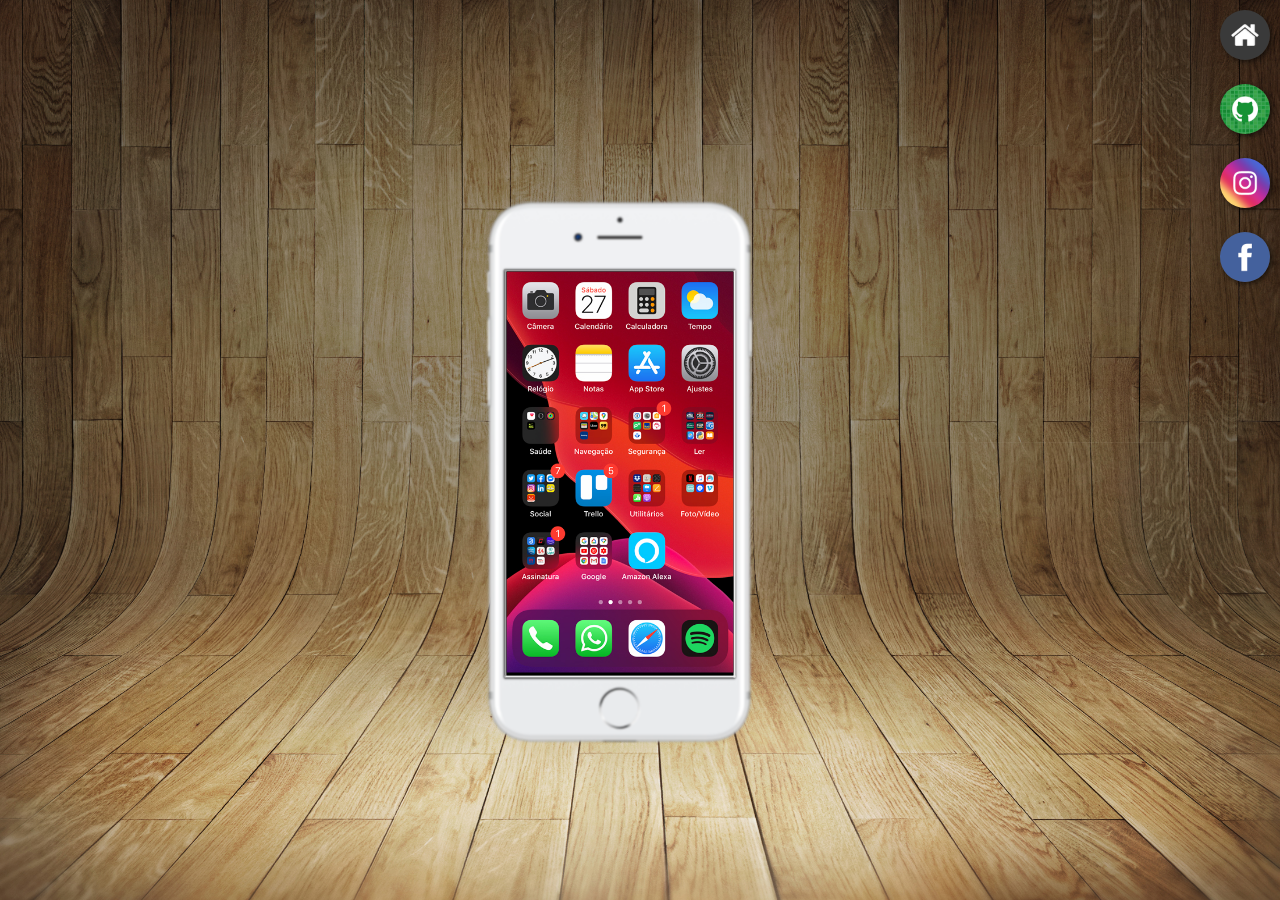
<file: index.html>
<!DOCTYPE html>
<html lang="pt-br">
<head>
    <meta charset="UTF-8">
    <meta name="viewport" content="width=device-width, initial-scale=1.0">
    <link rel="shortcut icon" href="favicon.ico" type="image/x-icon">
    <link rel="stylesheet" href="estilo/style.css">
    <title>Projeto Redes Sociais</title>
</head>
<body>
    <main>
        <section id="telefone">
           <iframe src="home.html" name="tela" id="tela">
            Seu navegador não é compatível com isso.
           </iframe>
        </section>
        <section id="redes-sociais">
           <a href="home.html" target="tela"><img src="imagens/logo-home.jpg" alt="Home"></a><br>
           <a href="github.html" target="tela"><img src="imagens/logo-github.jpg" alt="GitHub"></a><br>
           <a href="instagram.html" target="tela"><img src="imagens/logo-instagram.jpg" alt="Instagram"></a><br>
           <a href="facebook.html" target="tela"><img src="imagens/logo-facebook.jpg" alt="Facebook"></a>
        </section>
    </main>
</body>
</html>
</file>
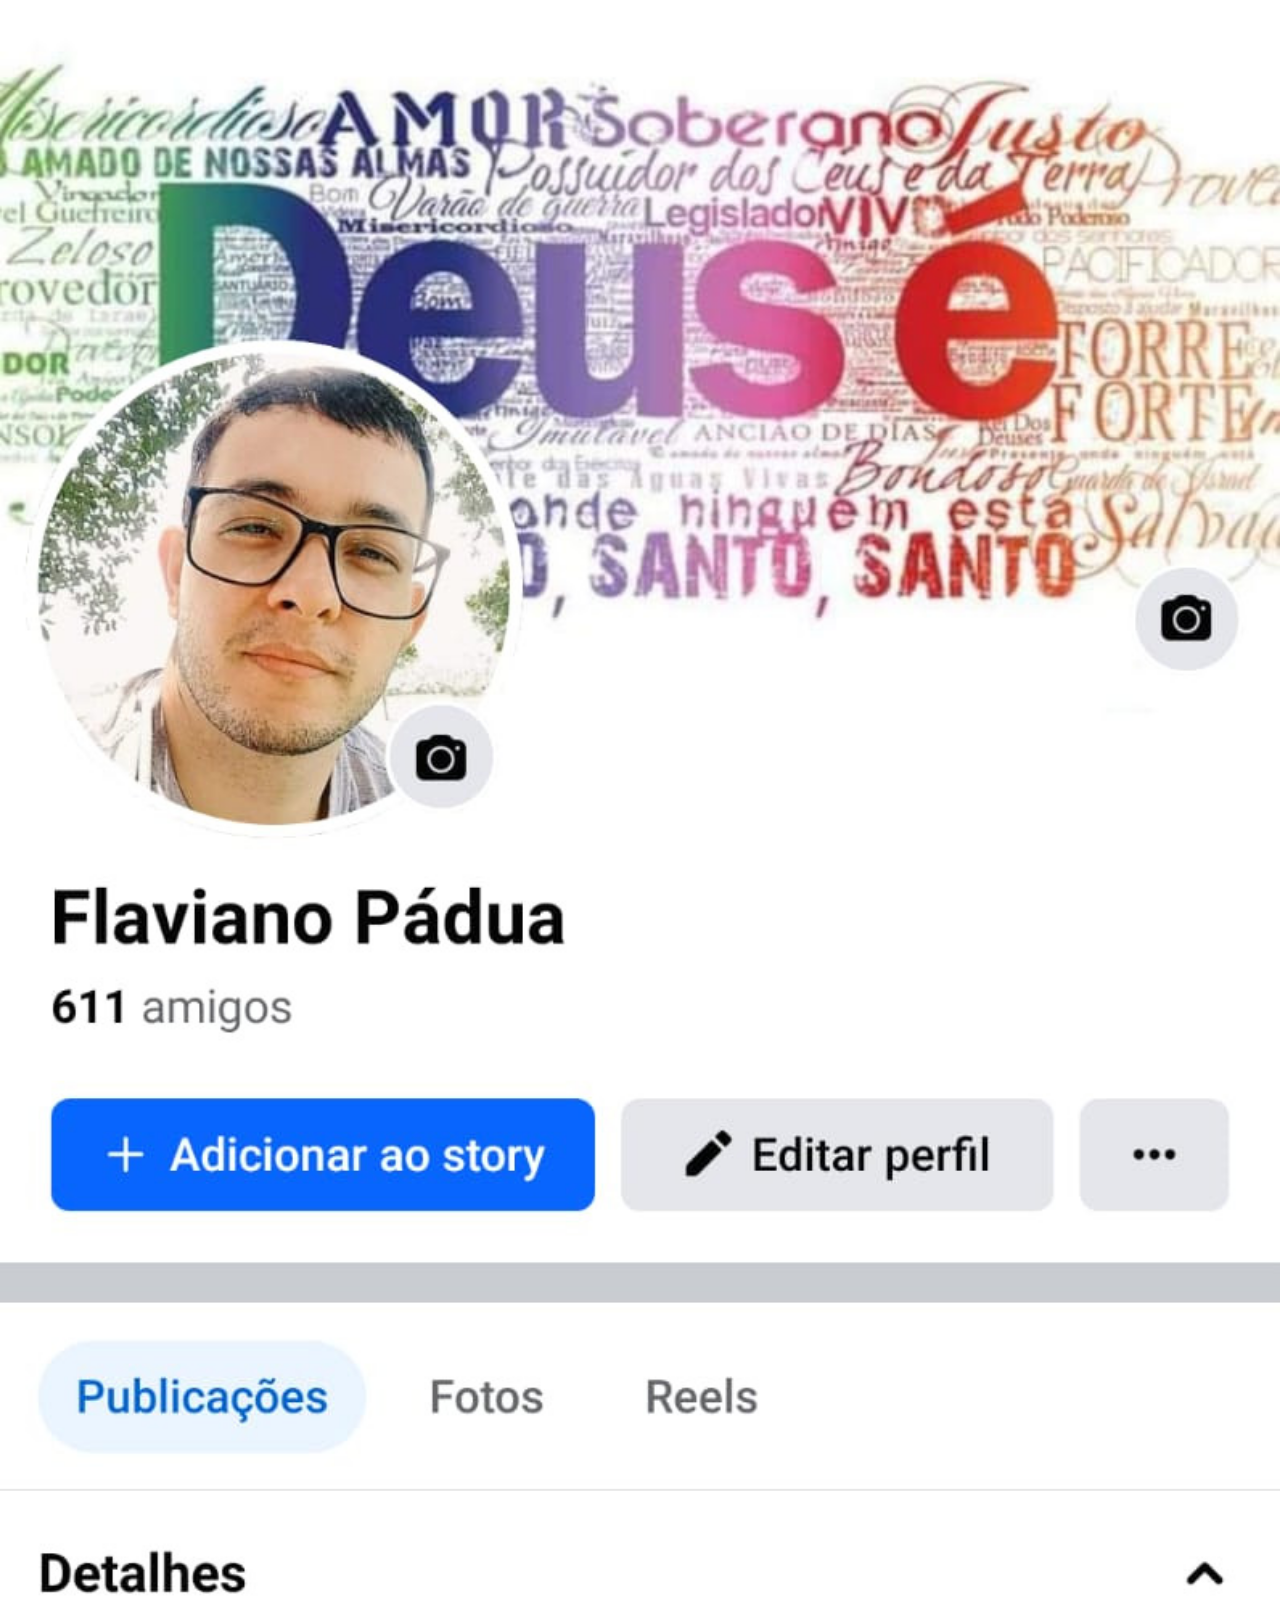
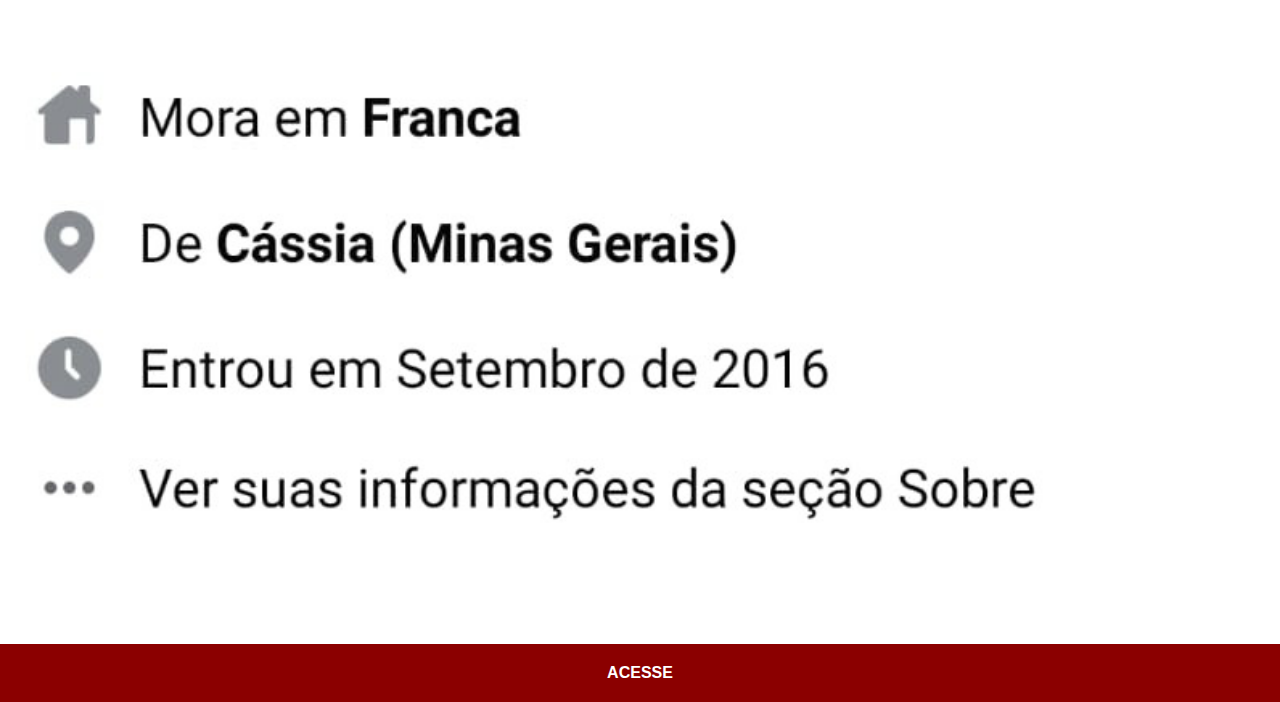
<file: facebook.html>
<!DOCTYPE html>
<html lang="pt-br">
<head>
    <meta charset="UTF-8">
    <meta name="viewport" content="width=device-width, initial-scale=1.0">
    <title>Facebook</title>
    <link rel="stylesheet" href="estilos/social.css">
</head>
<body>
    <img src="imagens/tela-facebook.jpeg" alt="Facebook">
    <a href="https://www.facebook.com/flaviano.padua/" target="_blank">ACESSE</a>
</body>
</html>
</file>
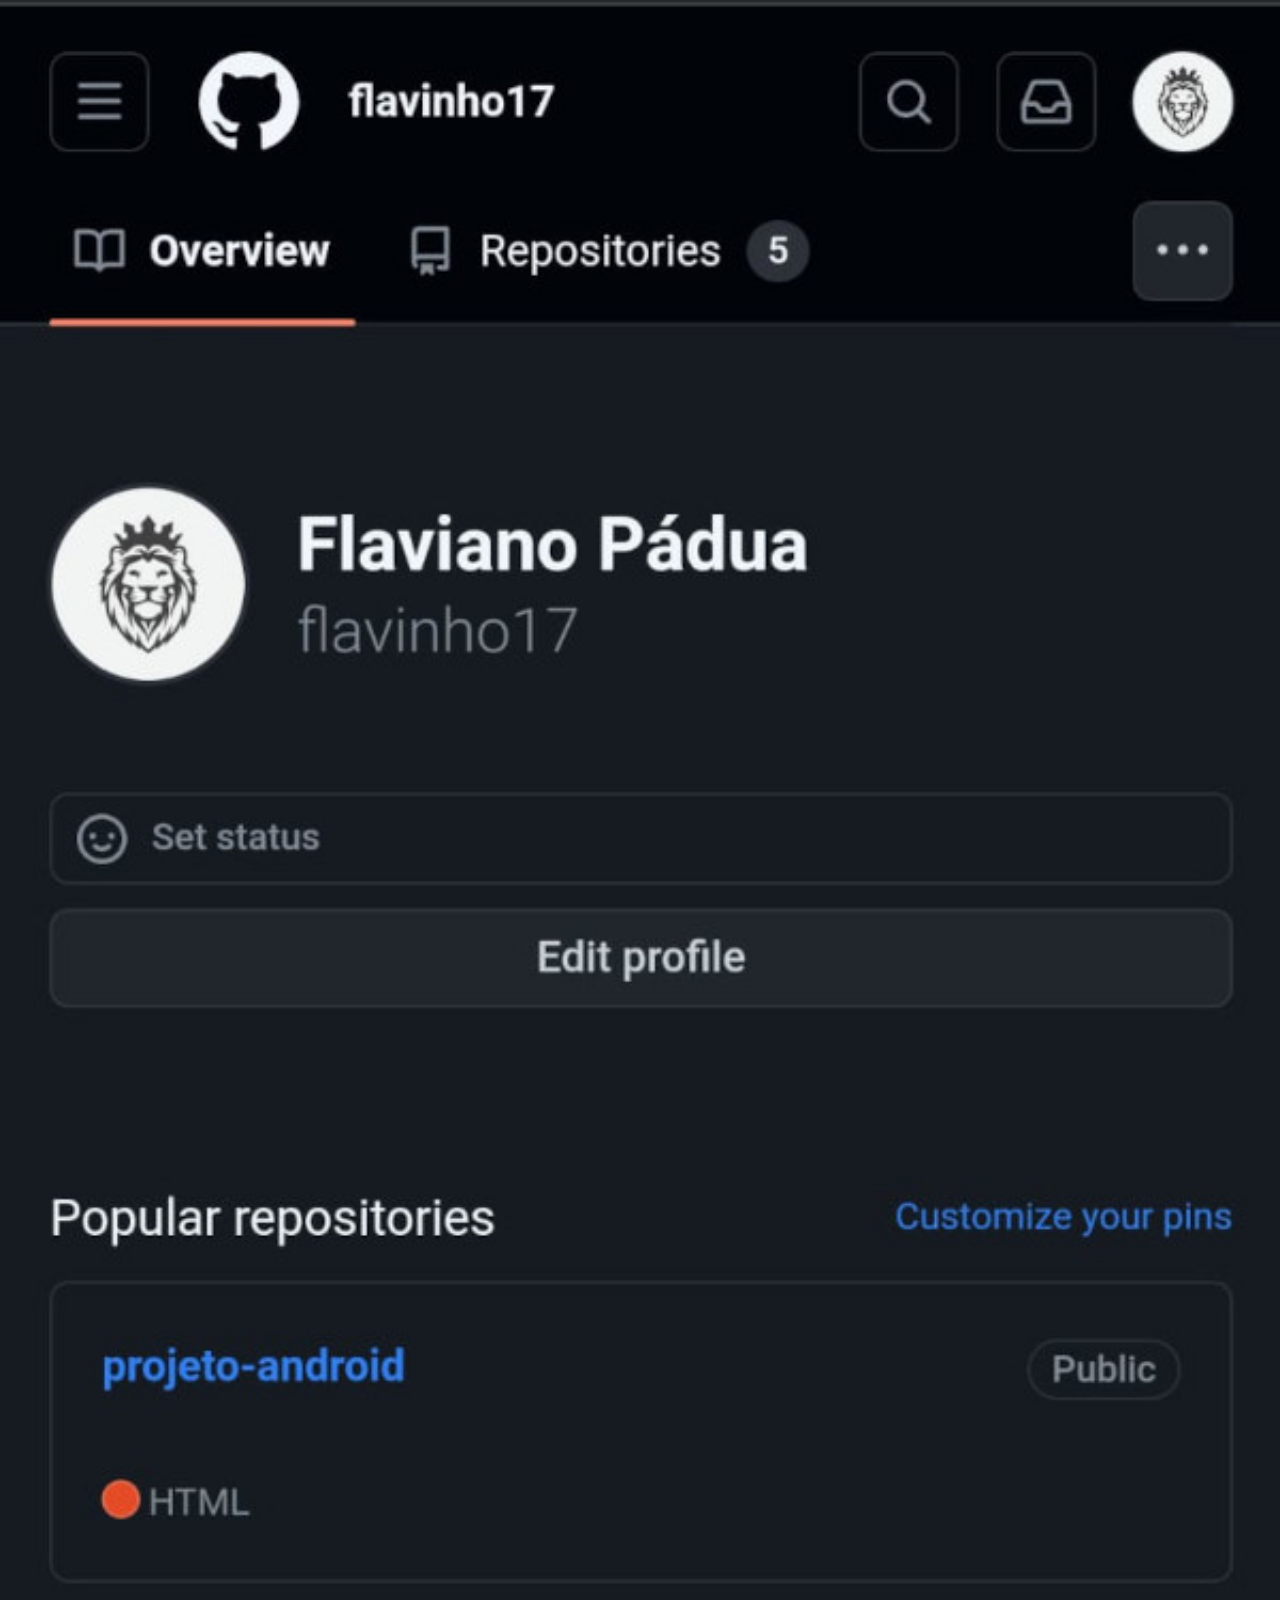
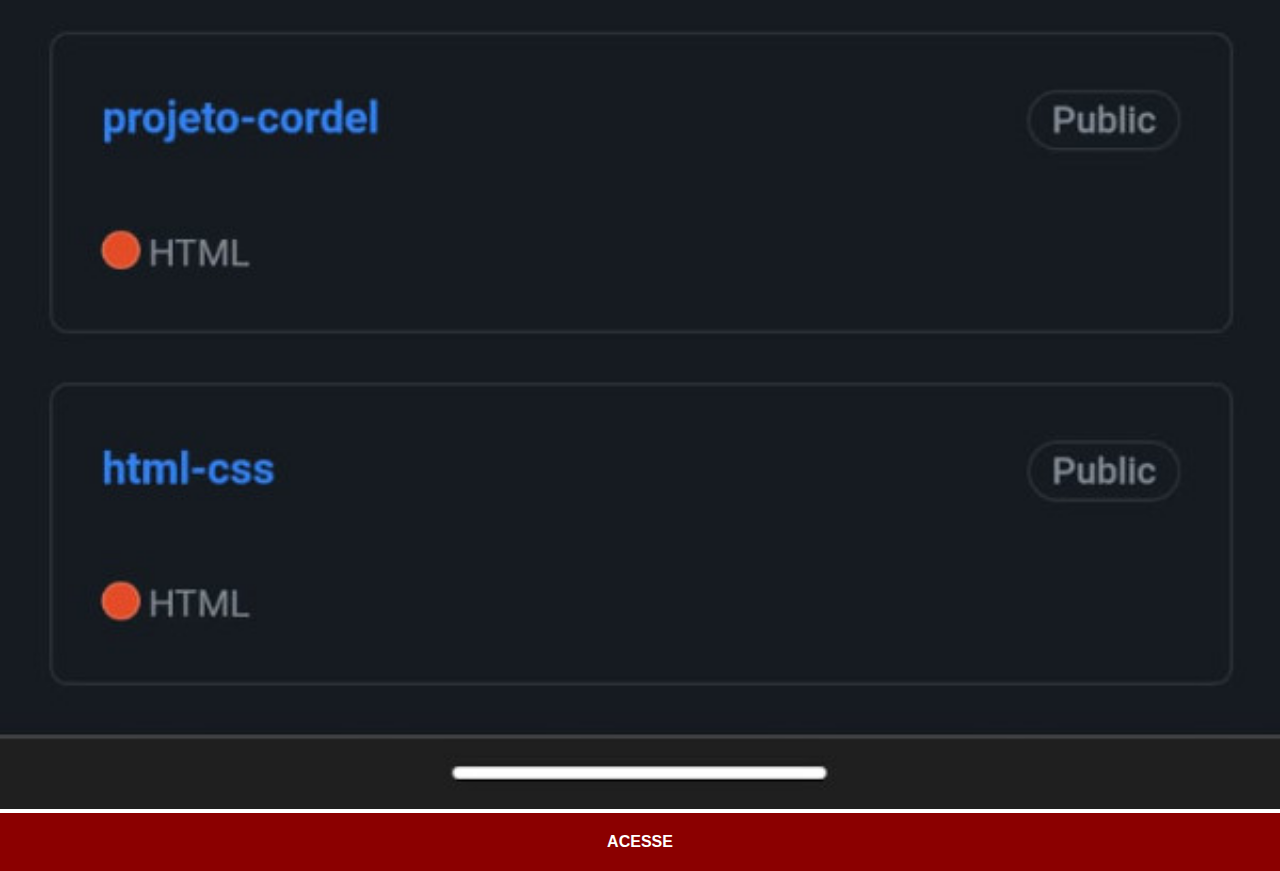
<file: github.html>
<!DOCTYPE html>
<html lang="pt-br">
<head>
    <meta charset="UTF-8">
    <meta name="viewport" content="width=device-width, initial-scale=1.0">
    <title>GitHub</title>
    <link rel="stylesheet" href="estilos/social.css">
</head>
<body>
    <img src="imagens/tela-github.jpg" alt="GitHub">
    <a href="https://github.com/flavinho17" target="_blank">ACESSE</a>
</body>
</html>
</file>
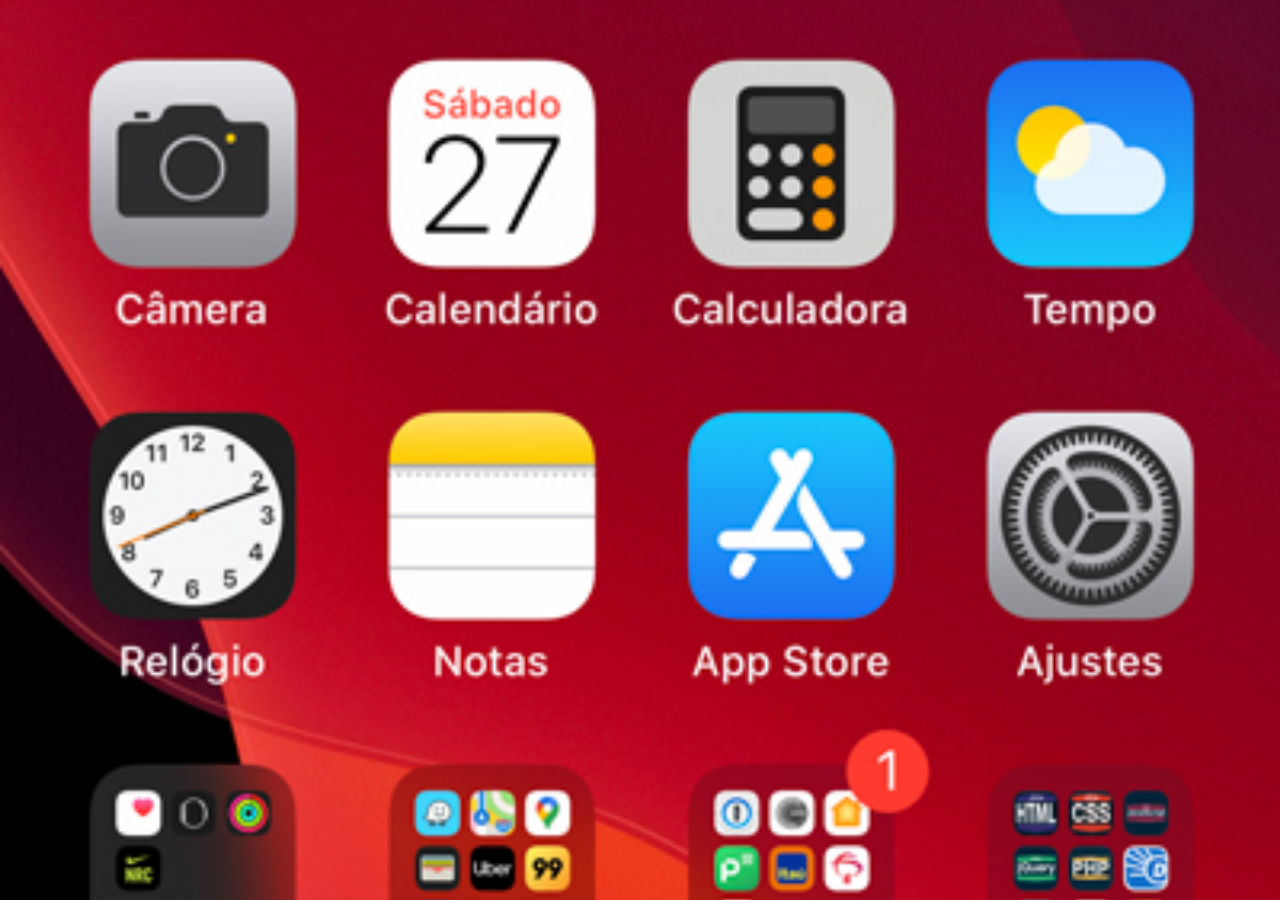
<file: home.html>
<!DOCTYPE html>
<html lang="pt-br">
<head>
    <meta charset="UTF-8">
    <meta name="viewport" content="width=device-width, initial-scale=1.0">
    <title>Home</title>
</head>
<style>
    * {
        margin: 0px;
        padding: 0px;
    }

    body {
        width: 100vw;
        height: 100hw;
        background: black url('imagens/tela-home.jpg') no-repeat top center;
        background-size: cover;
    }
</style>
<body>
    
</body>
</html>
</file>
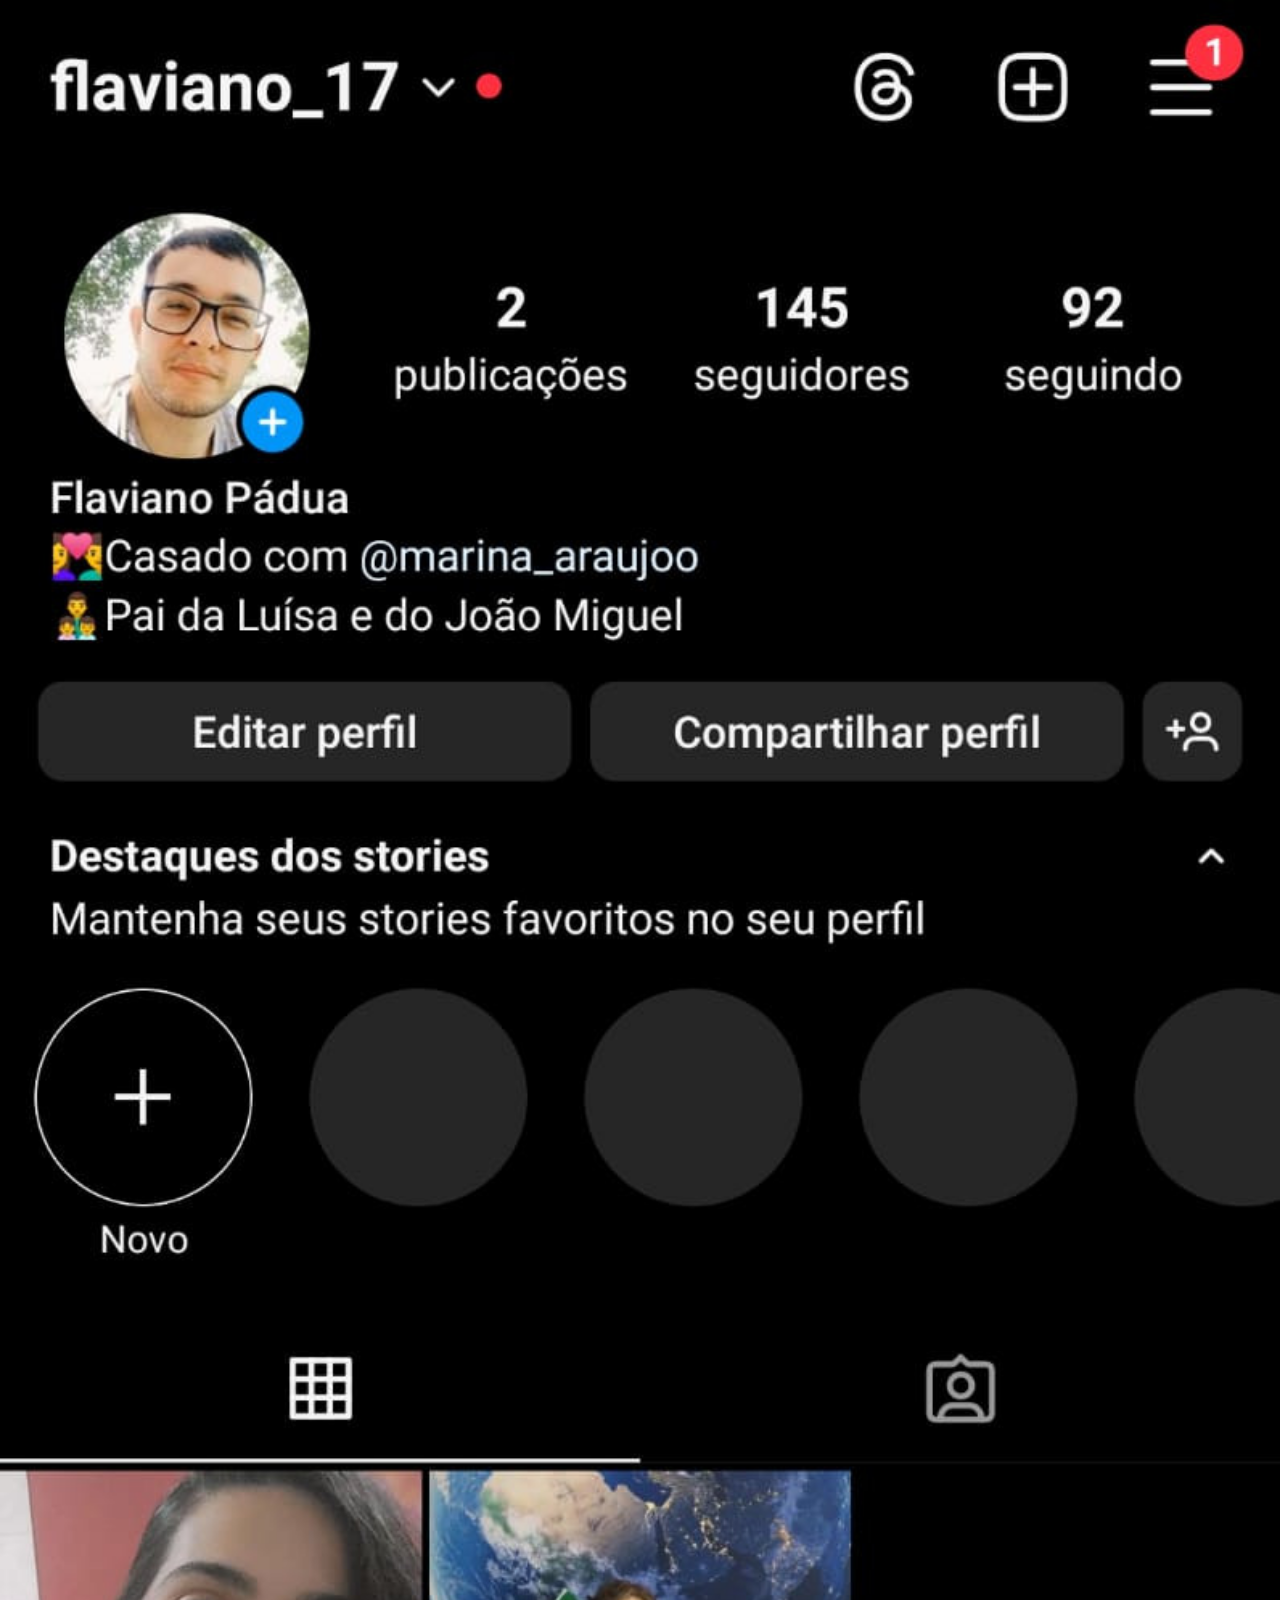
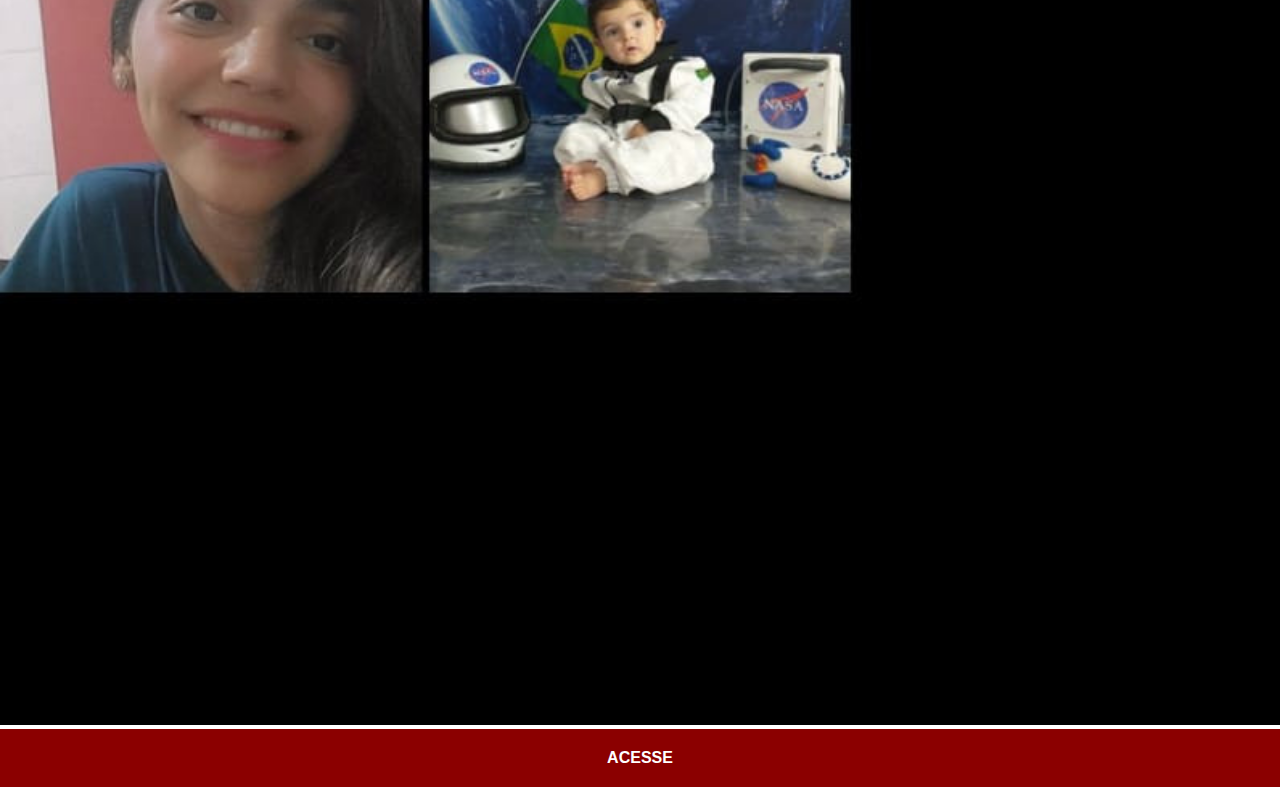
<file: instagram.html>
<!DOCTYPE html>
<html lang="pt-br">
<head>
    <meta charset="UTF-8">
    <meta name="viewport" content="width=device-width, initial-scale=1.0">
    <title>Instagram</title>
    <link rel="stylesheet" href="estilos/social.css">
</head>
<body>
    <img src="imagens/tela-instagram.jpg" alt="Instagram">
    <a href="https://www.instagram.com/flaviano_17/" target="_blank">ACESSE</a>
</body>
</html>
</file>
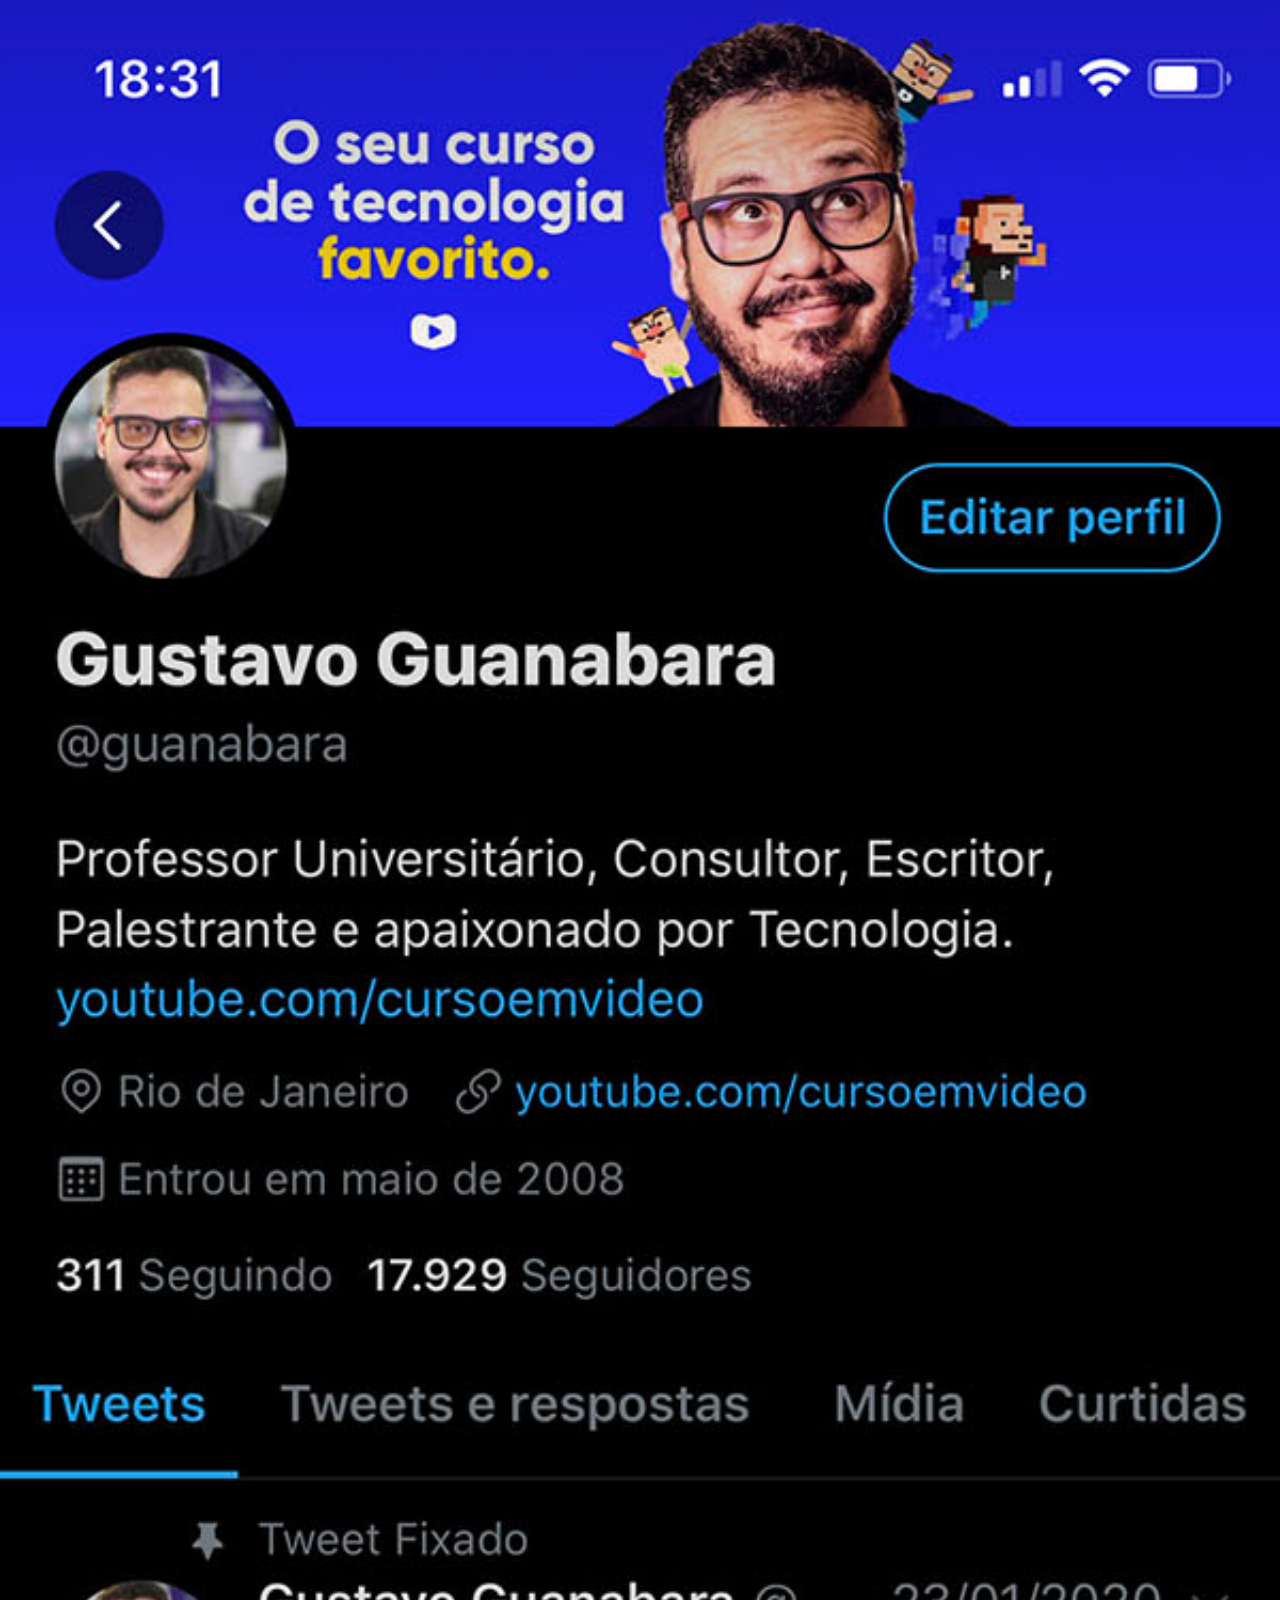
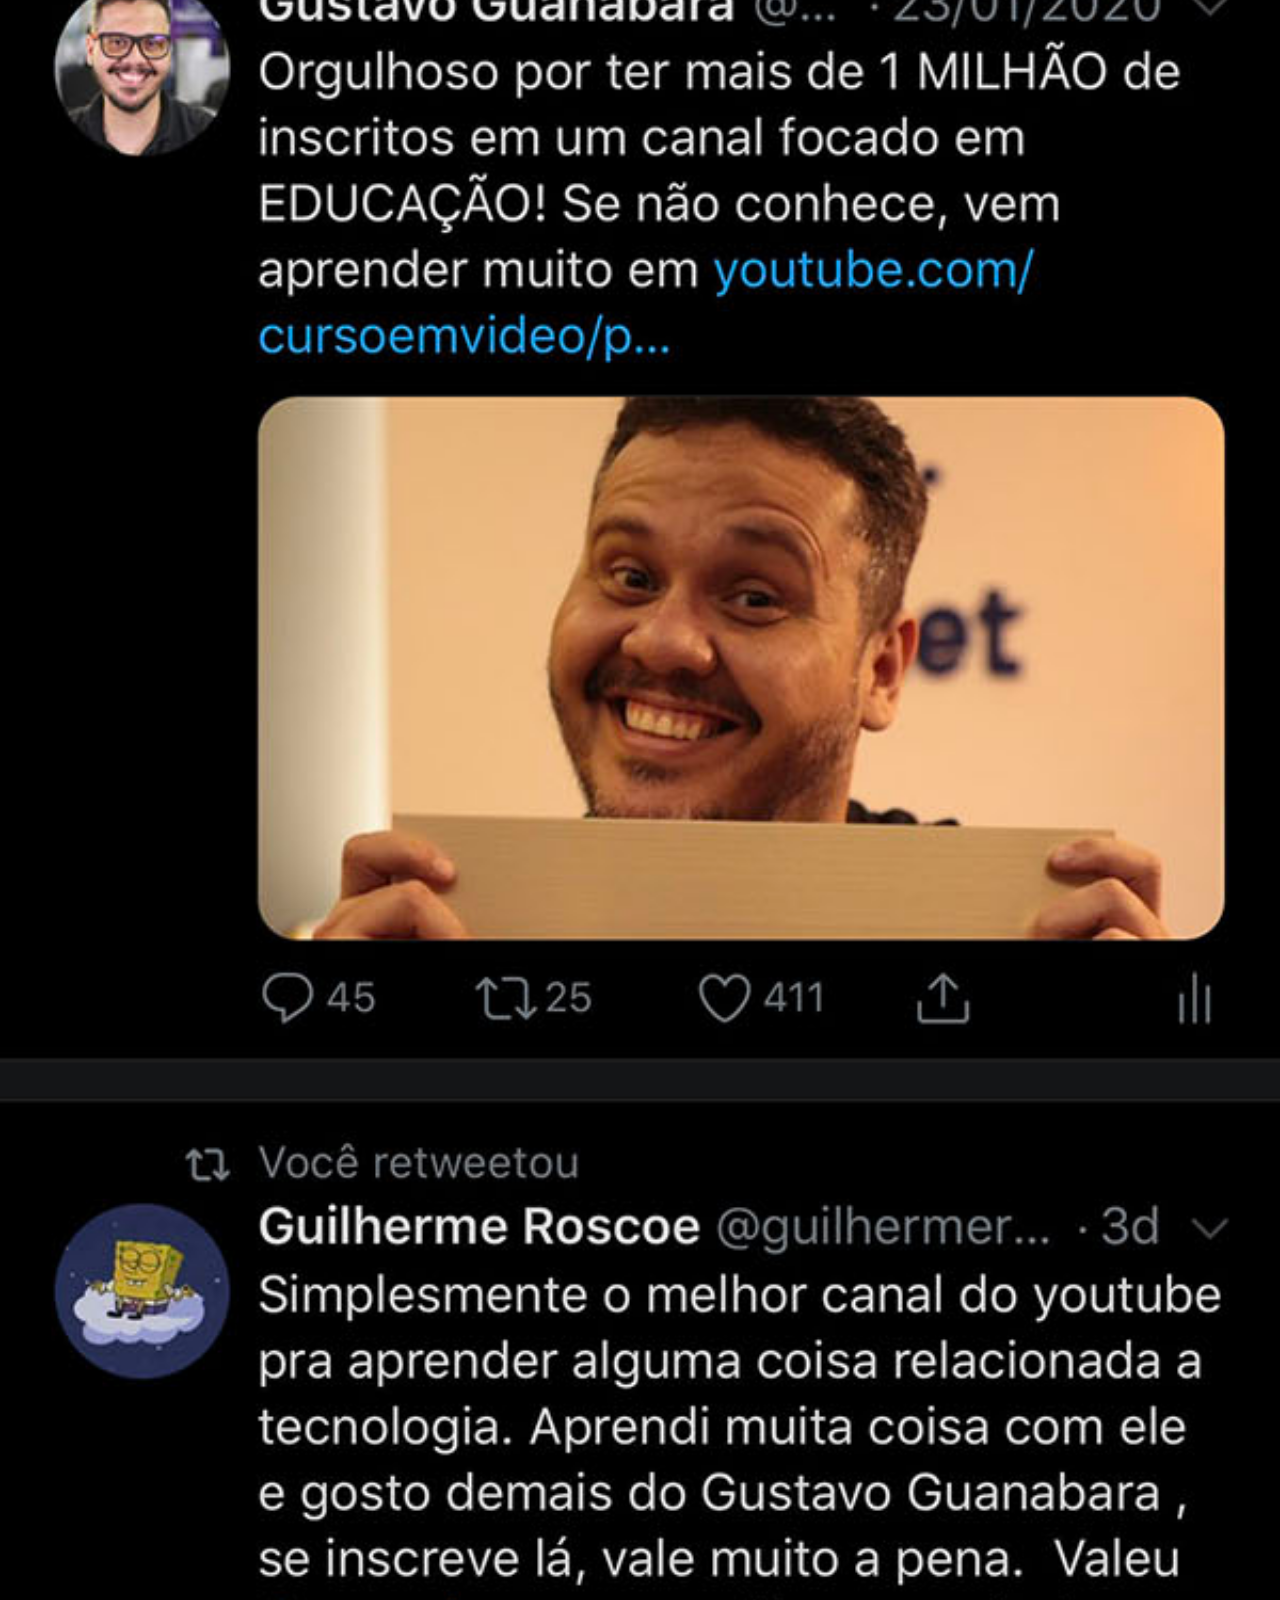
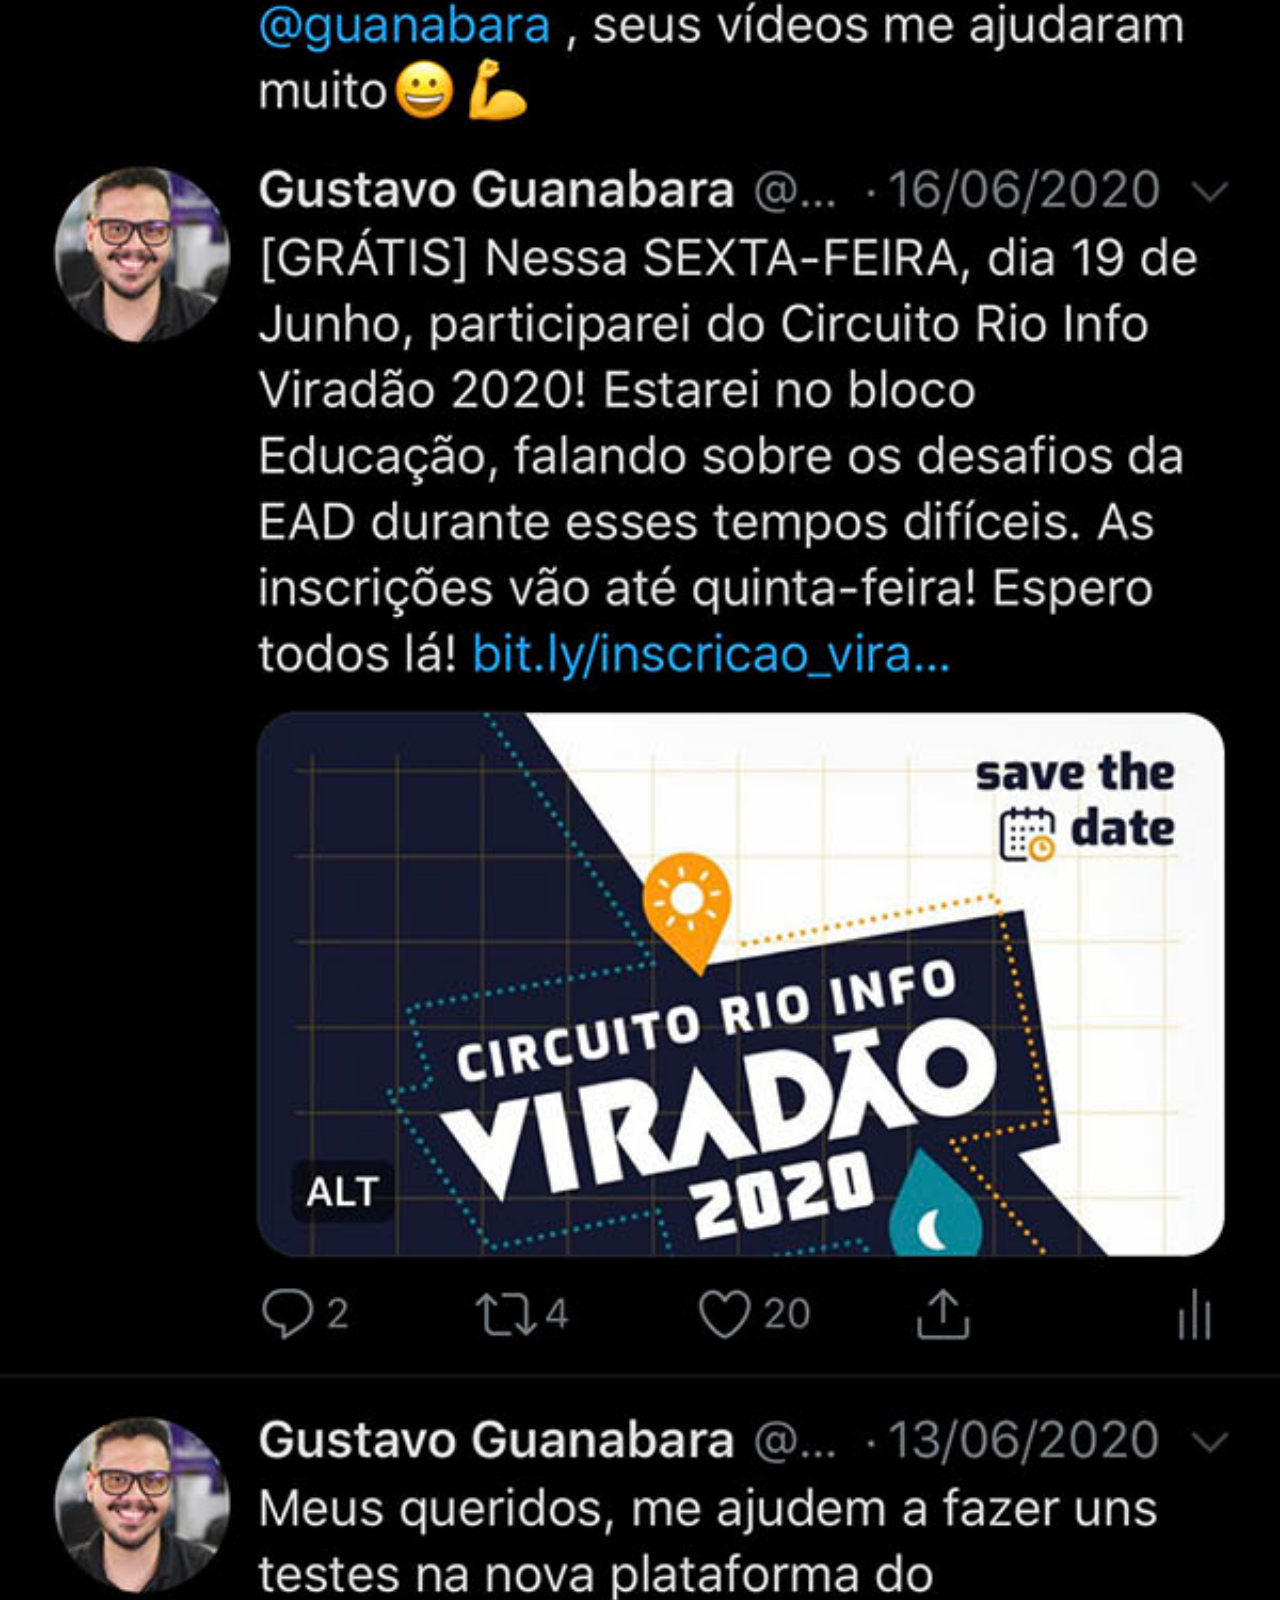
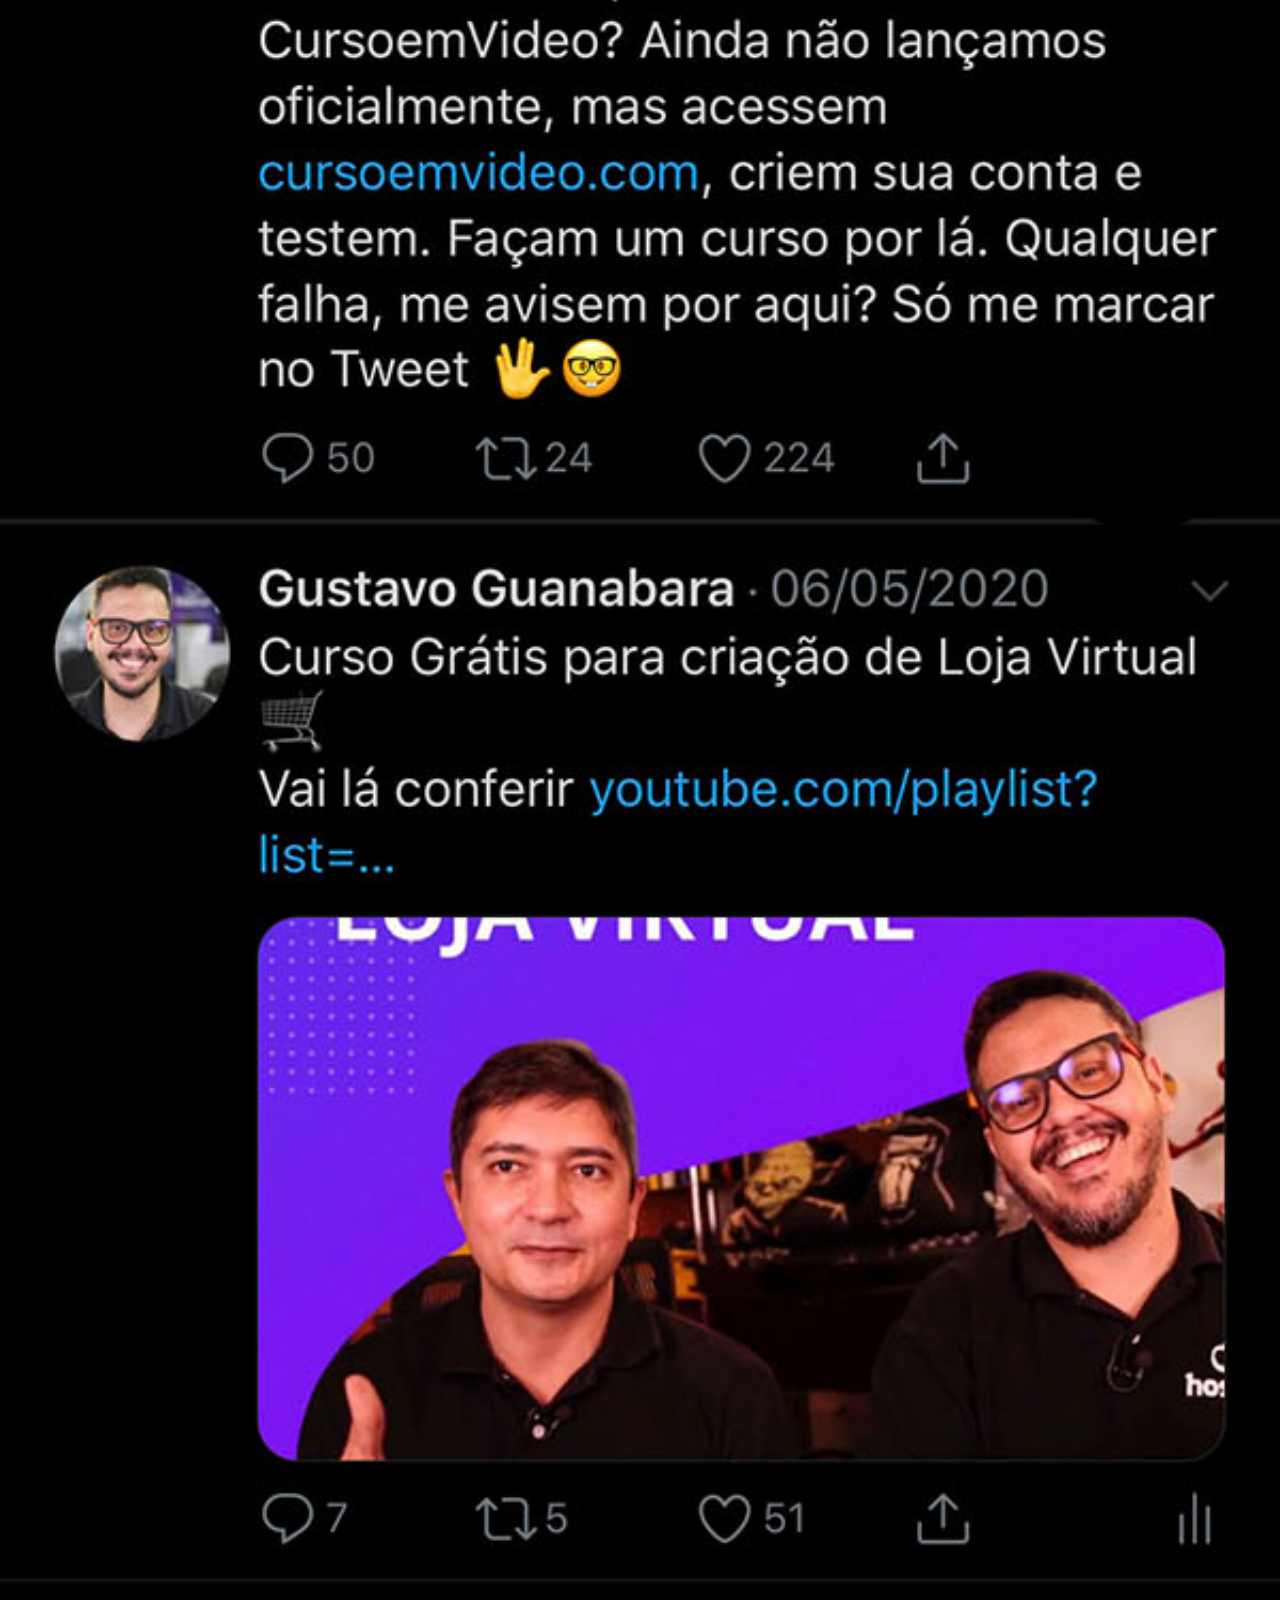
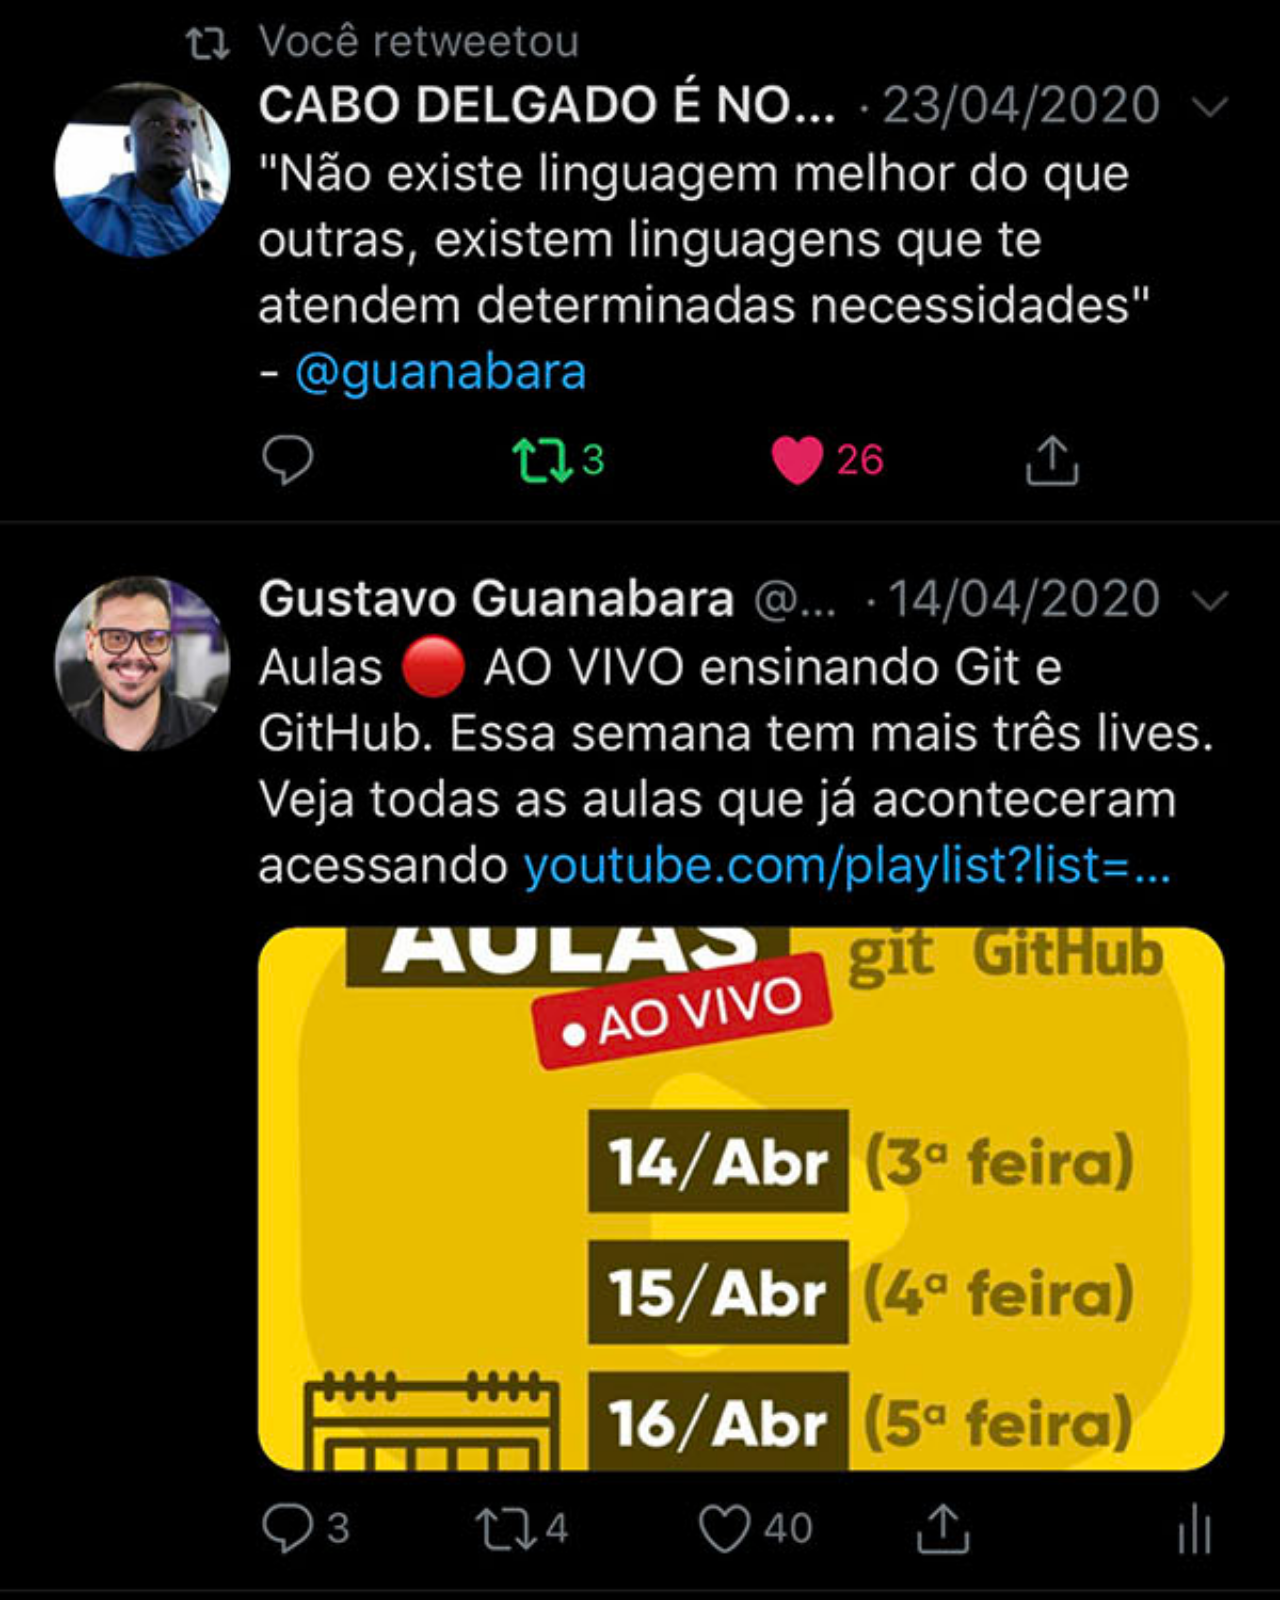
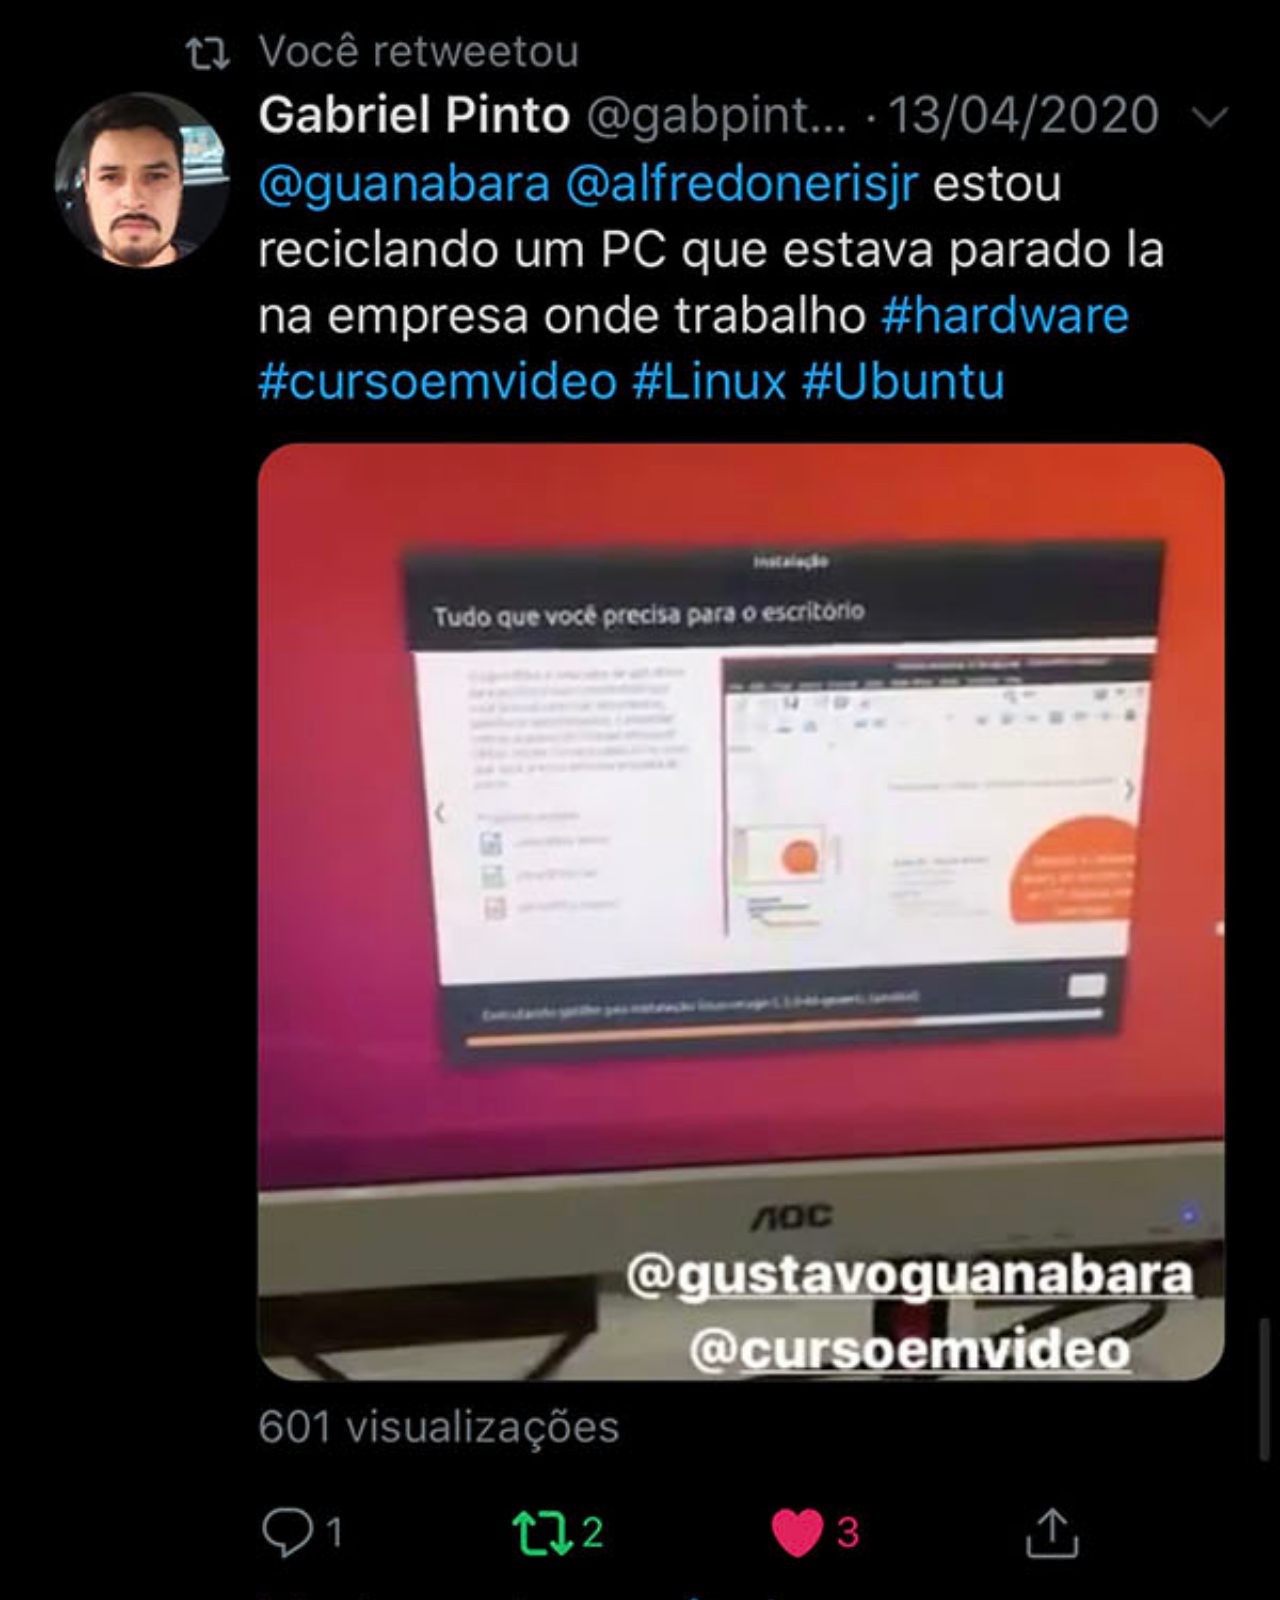
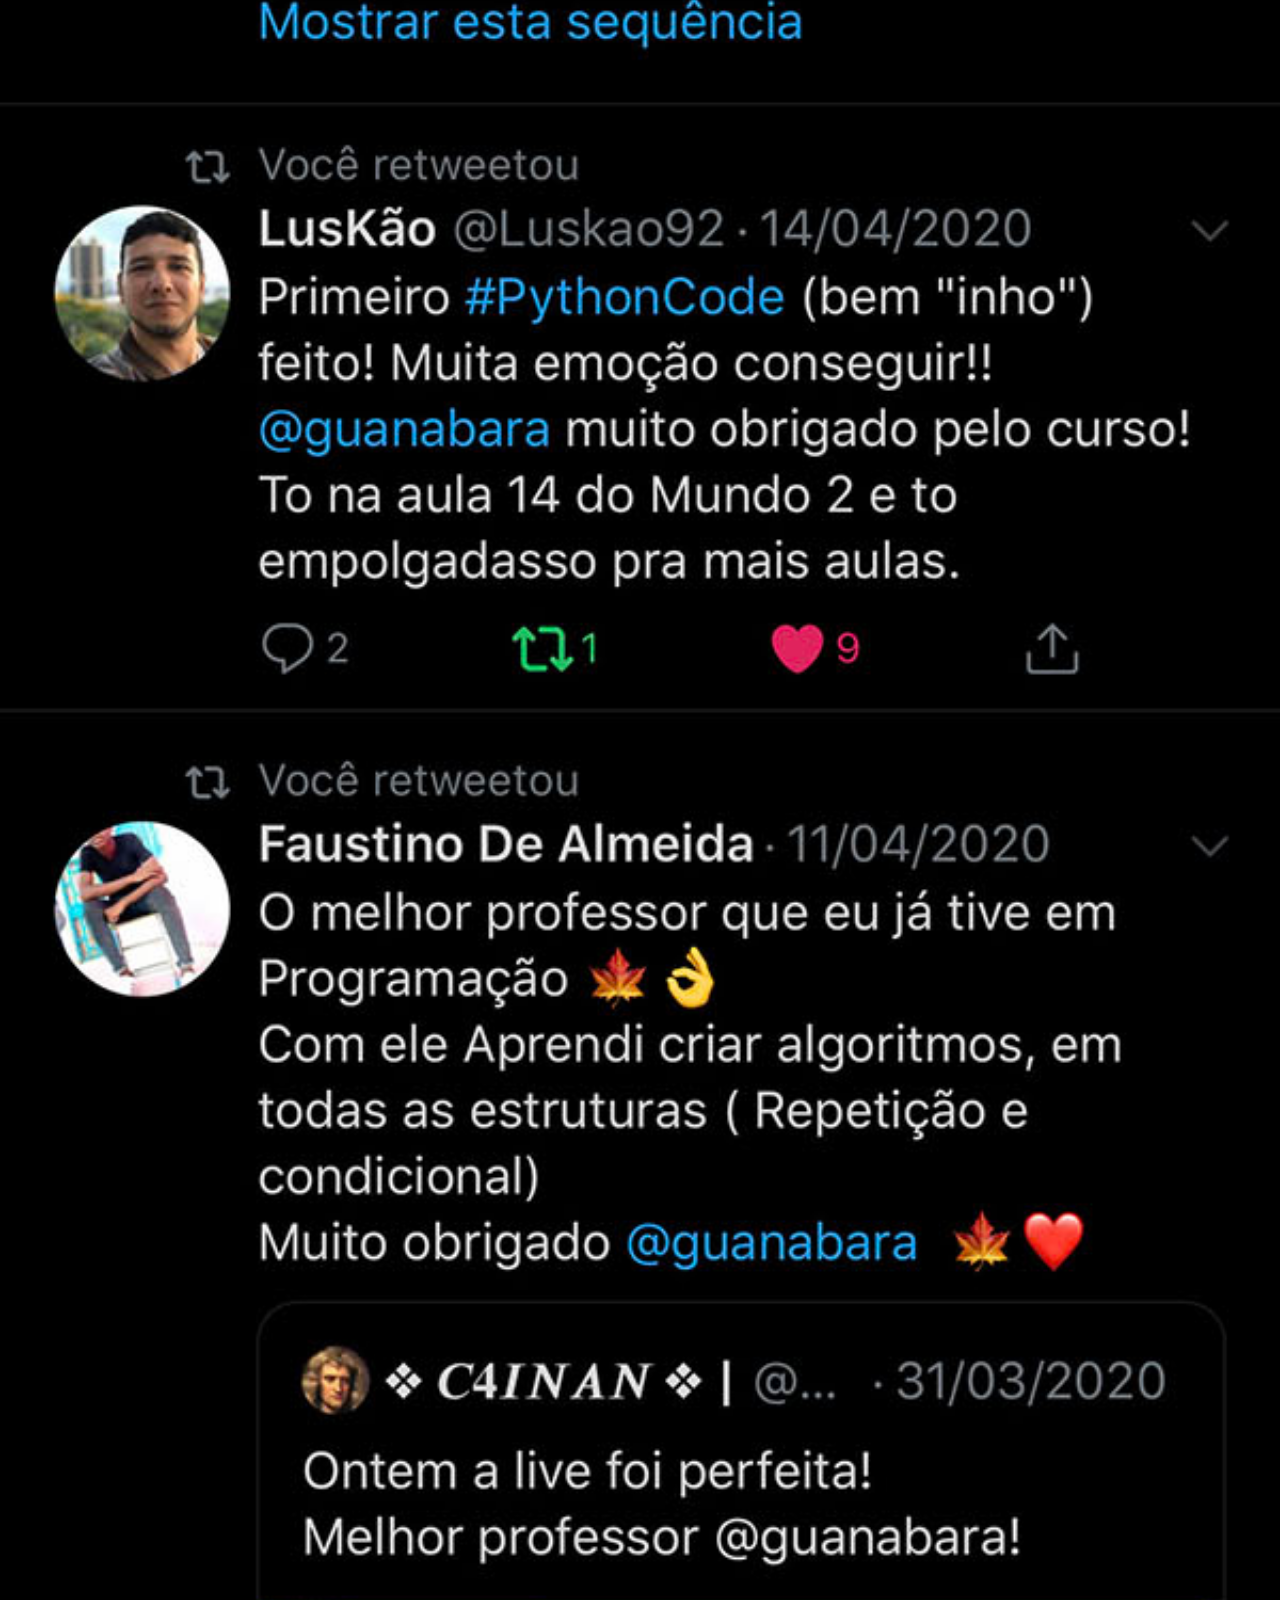
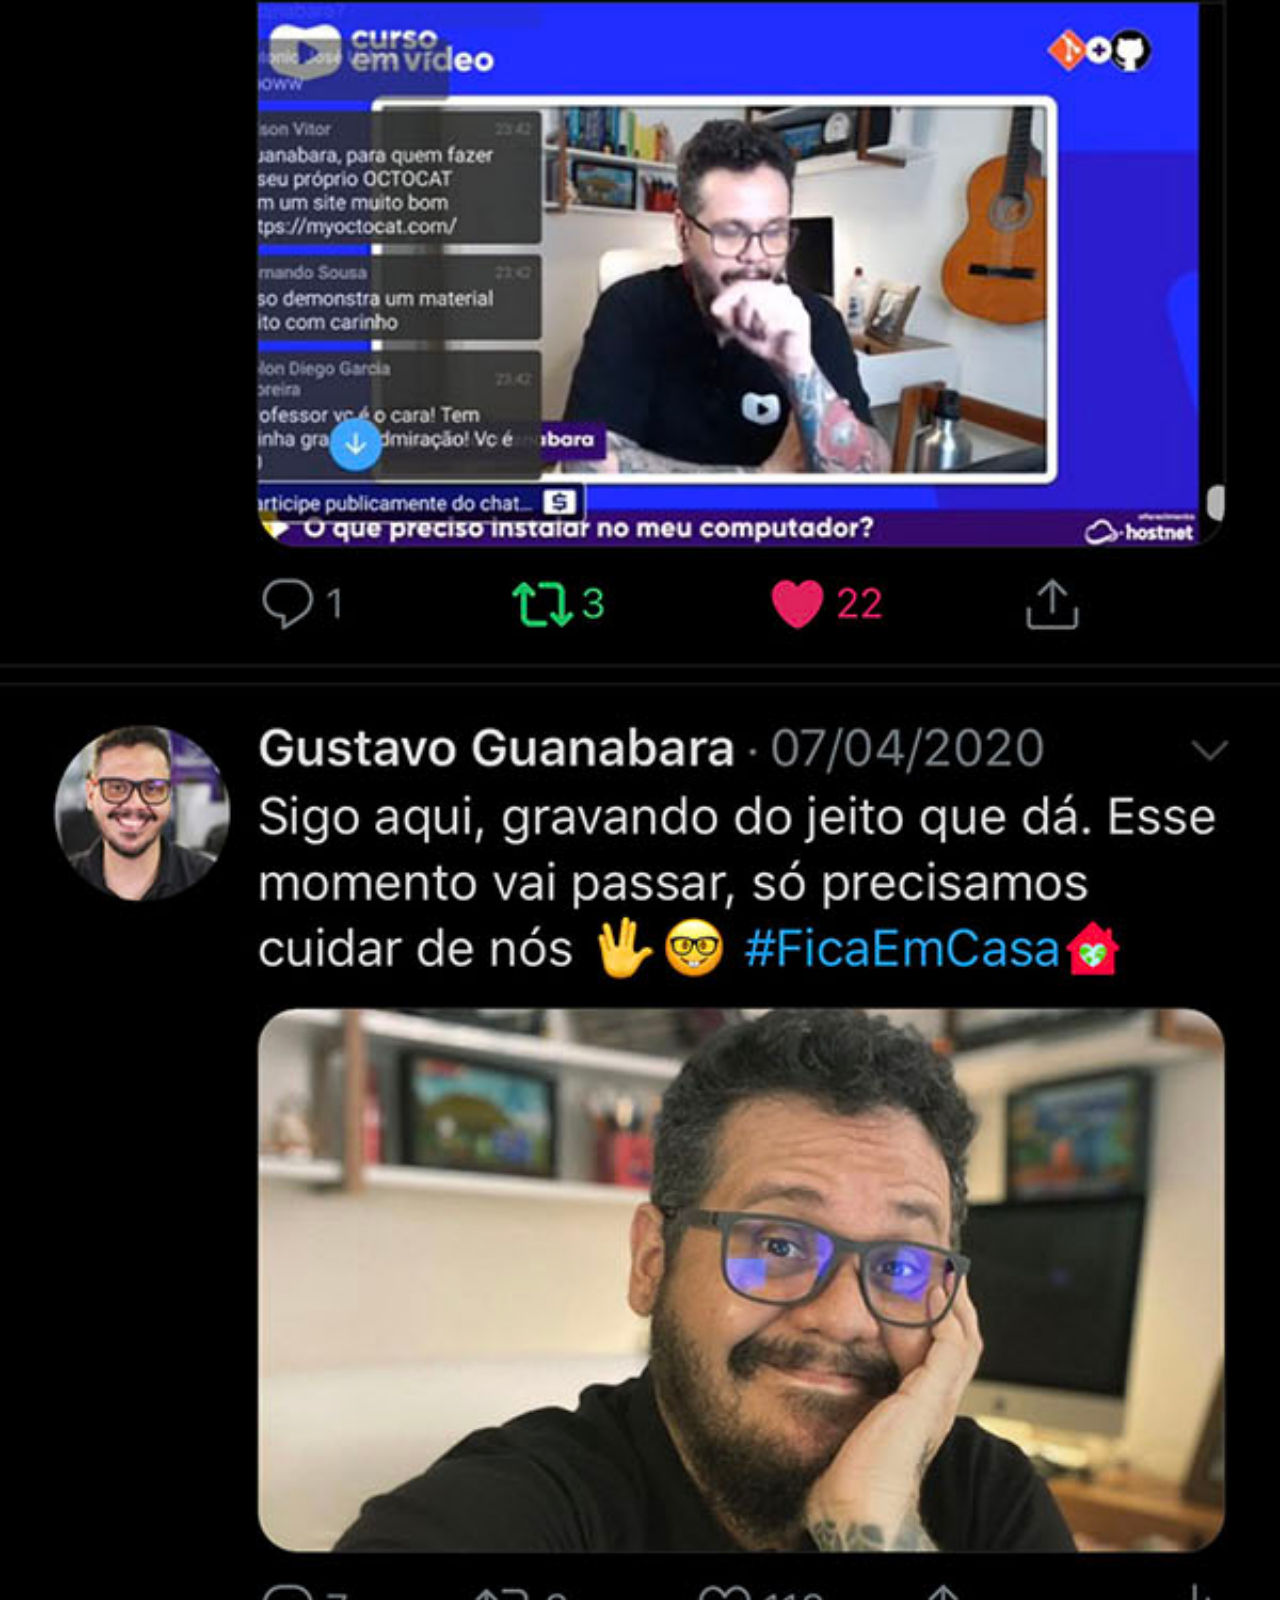
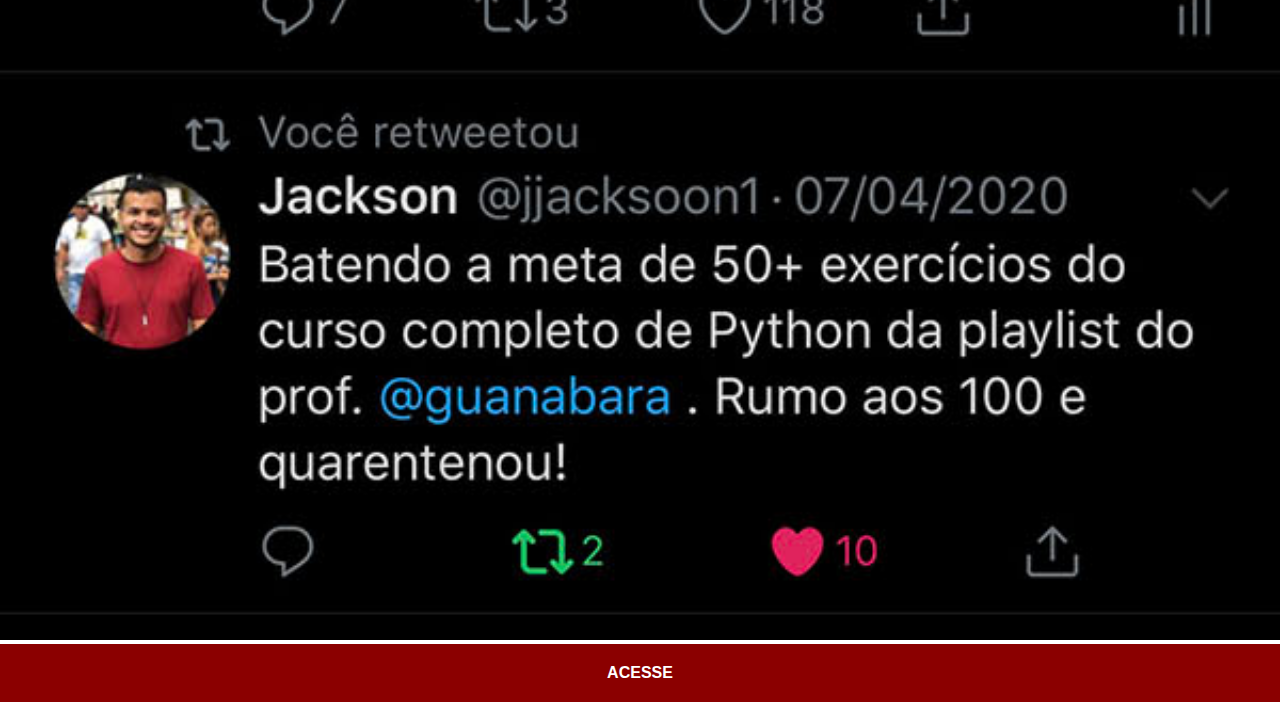
<file: twitter.html>
<!DOCTYPE html>
<html lang="pt-br">
<head>
    <meta charset="UTF-8">
    <meta name="viewport" content="width=device-width, initial-scale=1.0">
    <title>Twitter</title>
    <link rel="stylesheet" href="estilos/social.css">
</head>
<body>
    <img src="imagens/tela-twitter.jpg" alt="Twitter">
    <a href="https://canaltech.com.br/empresa/twitter/" target="_blank">ACESSE</a>
</body>
</html>
</file>
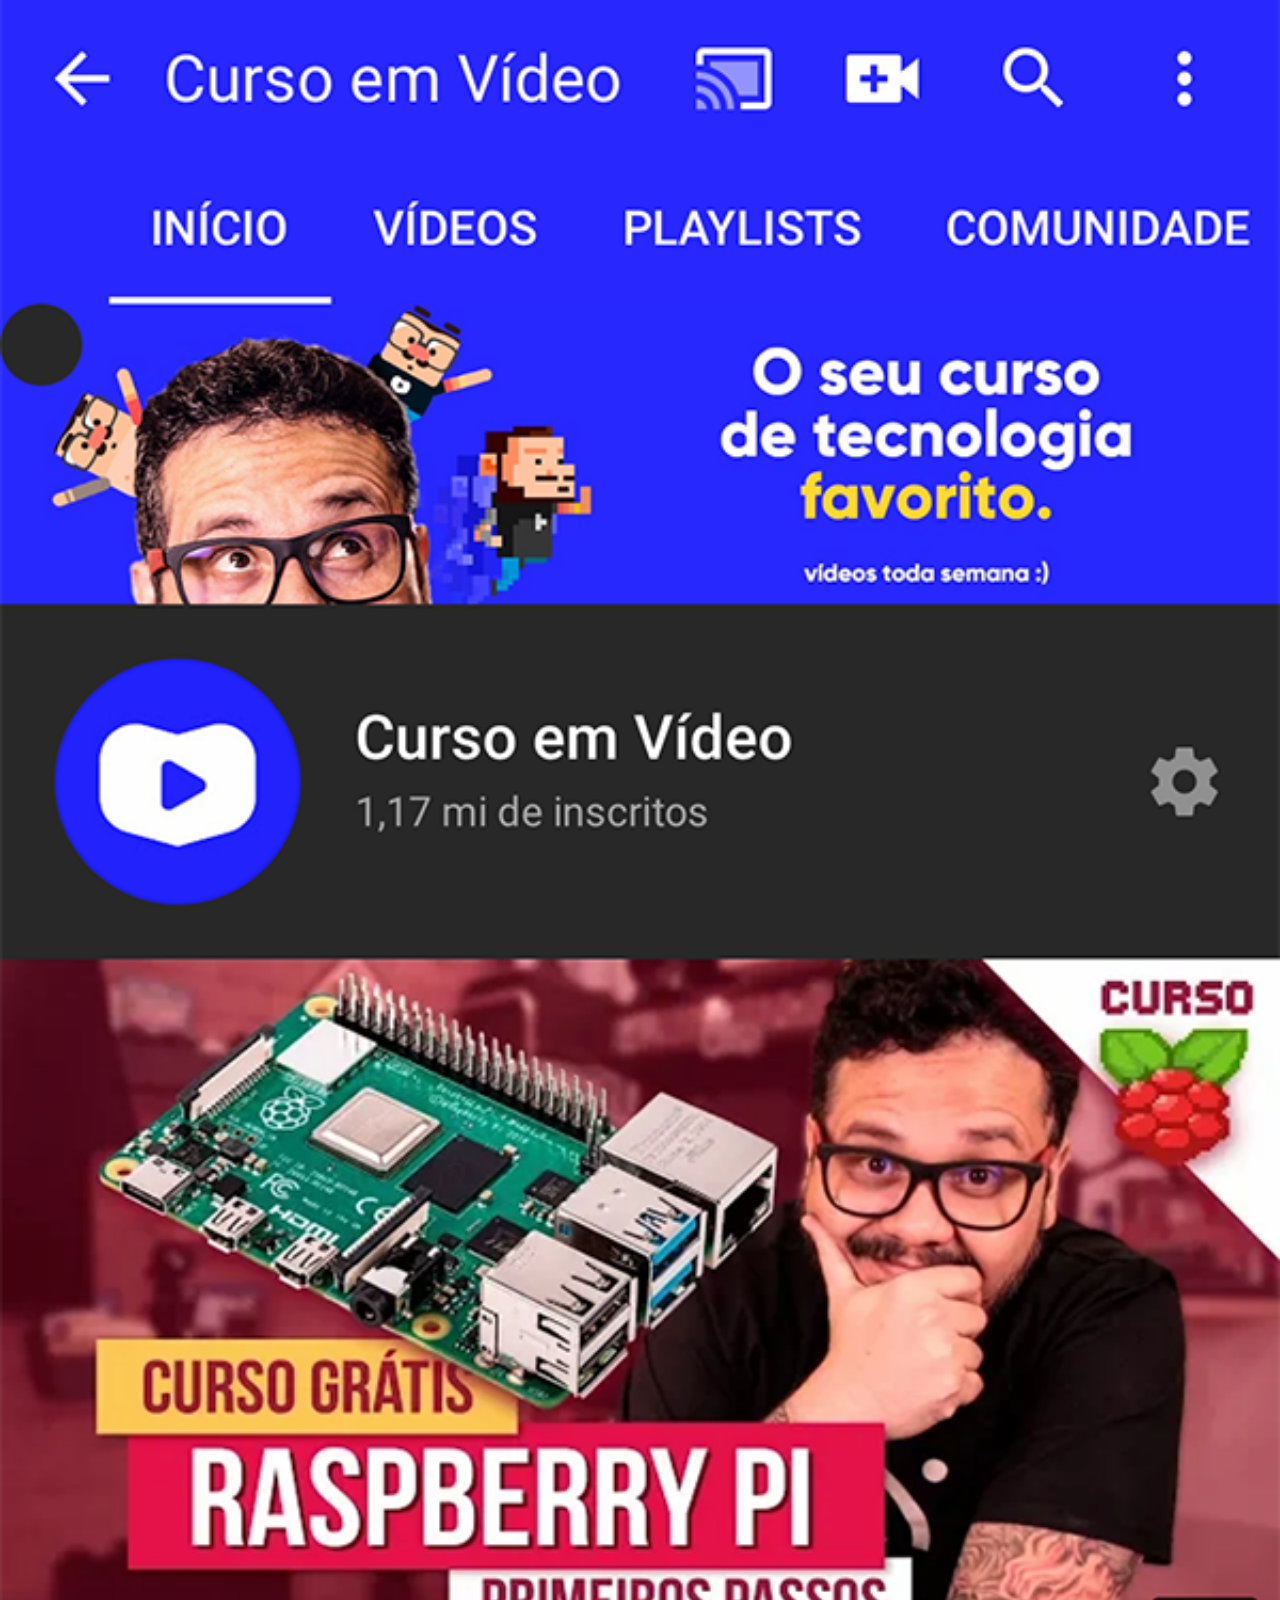
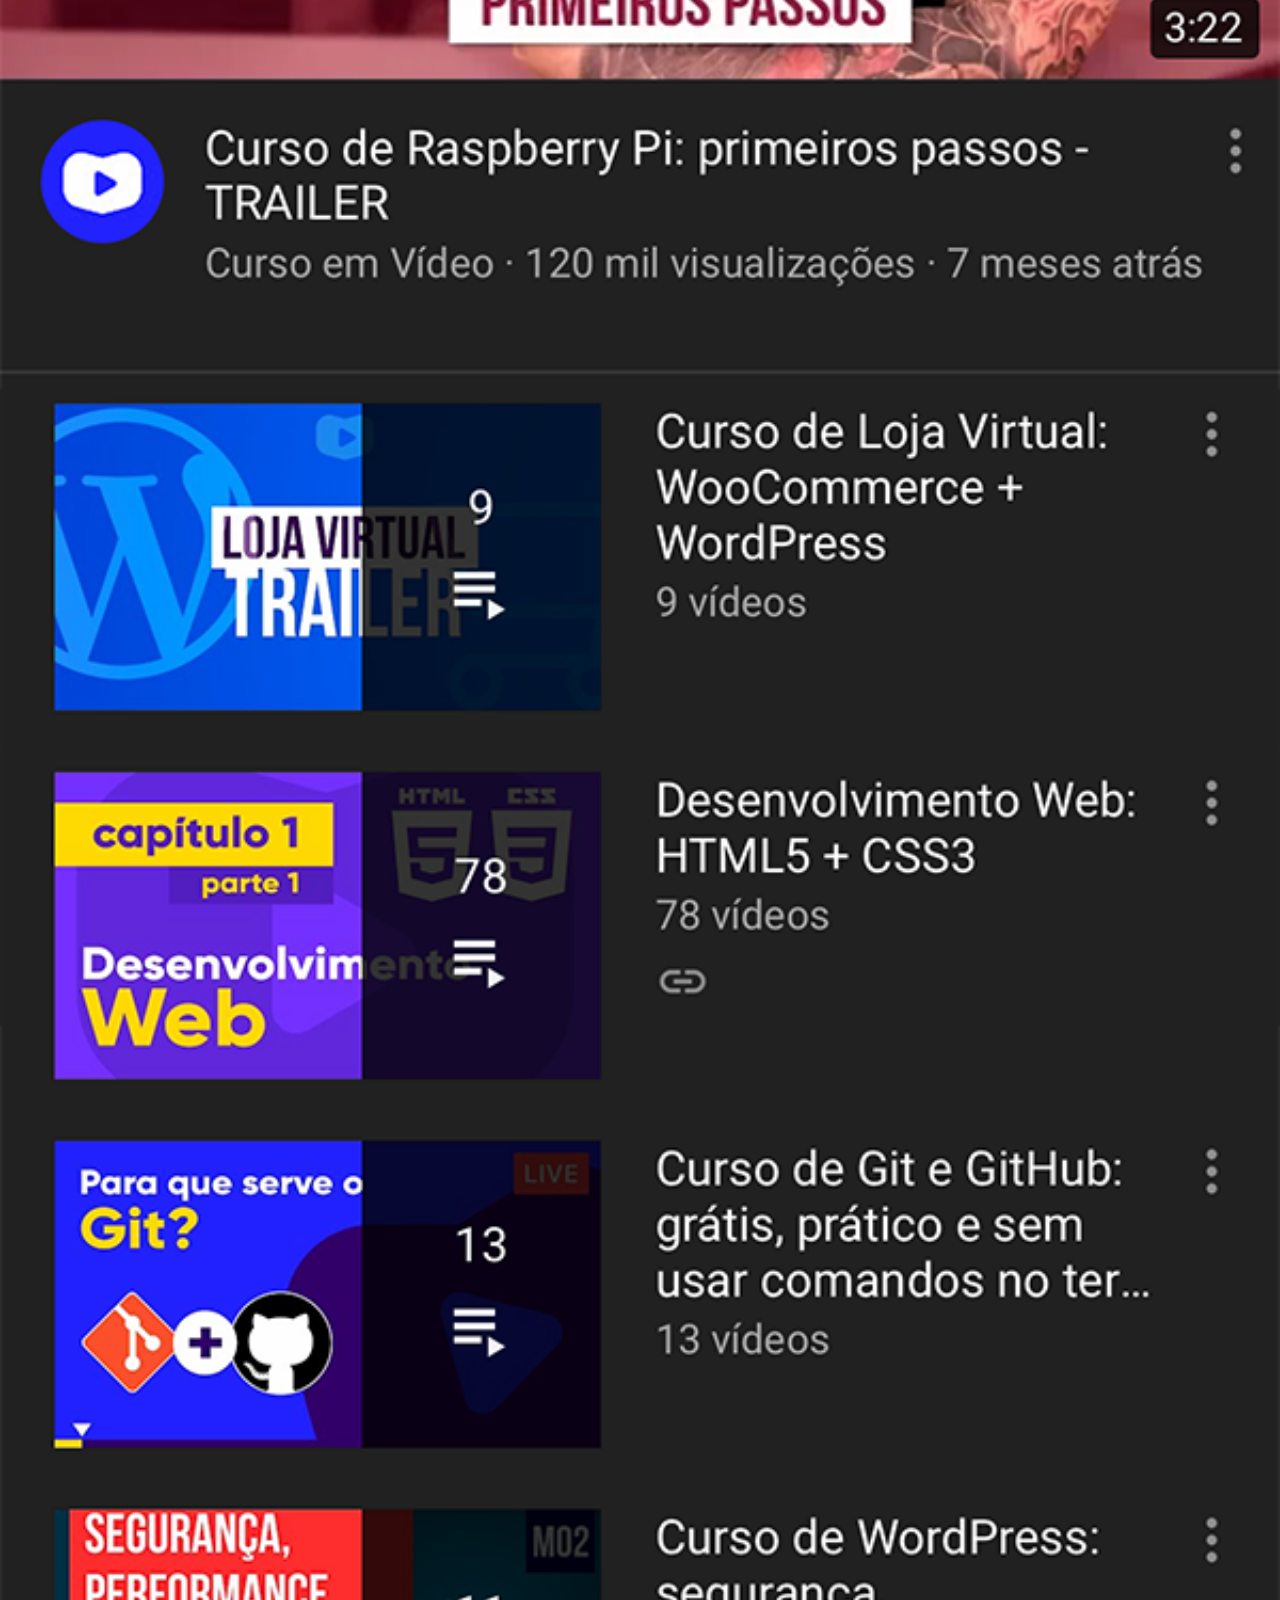
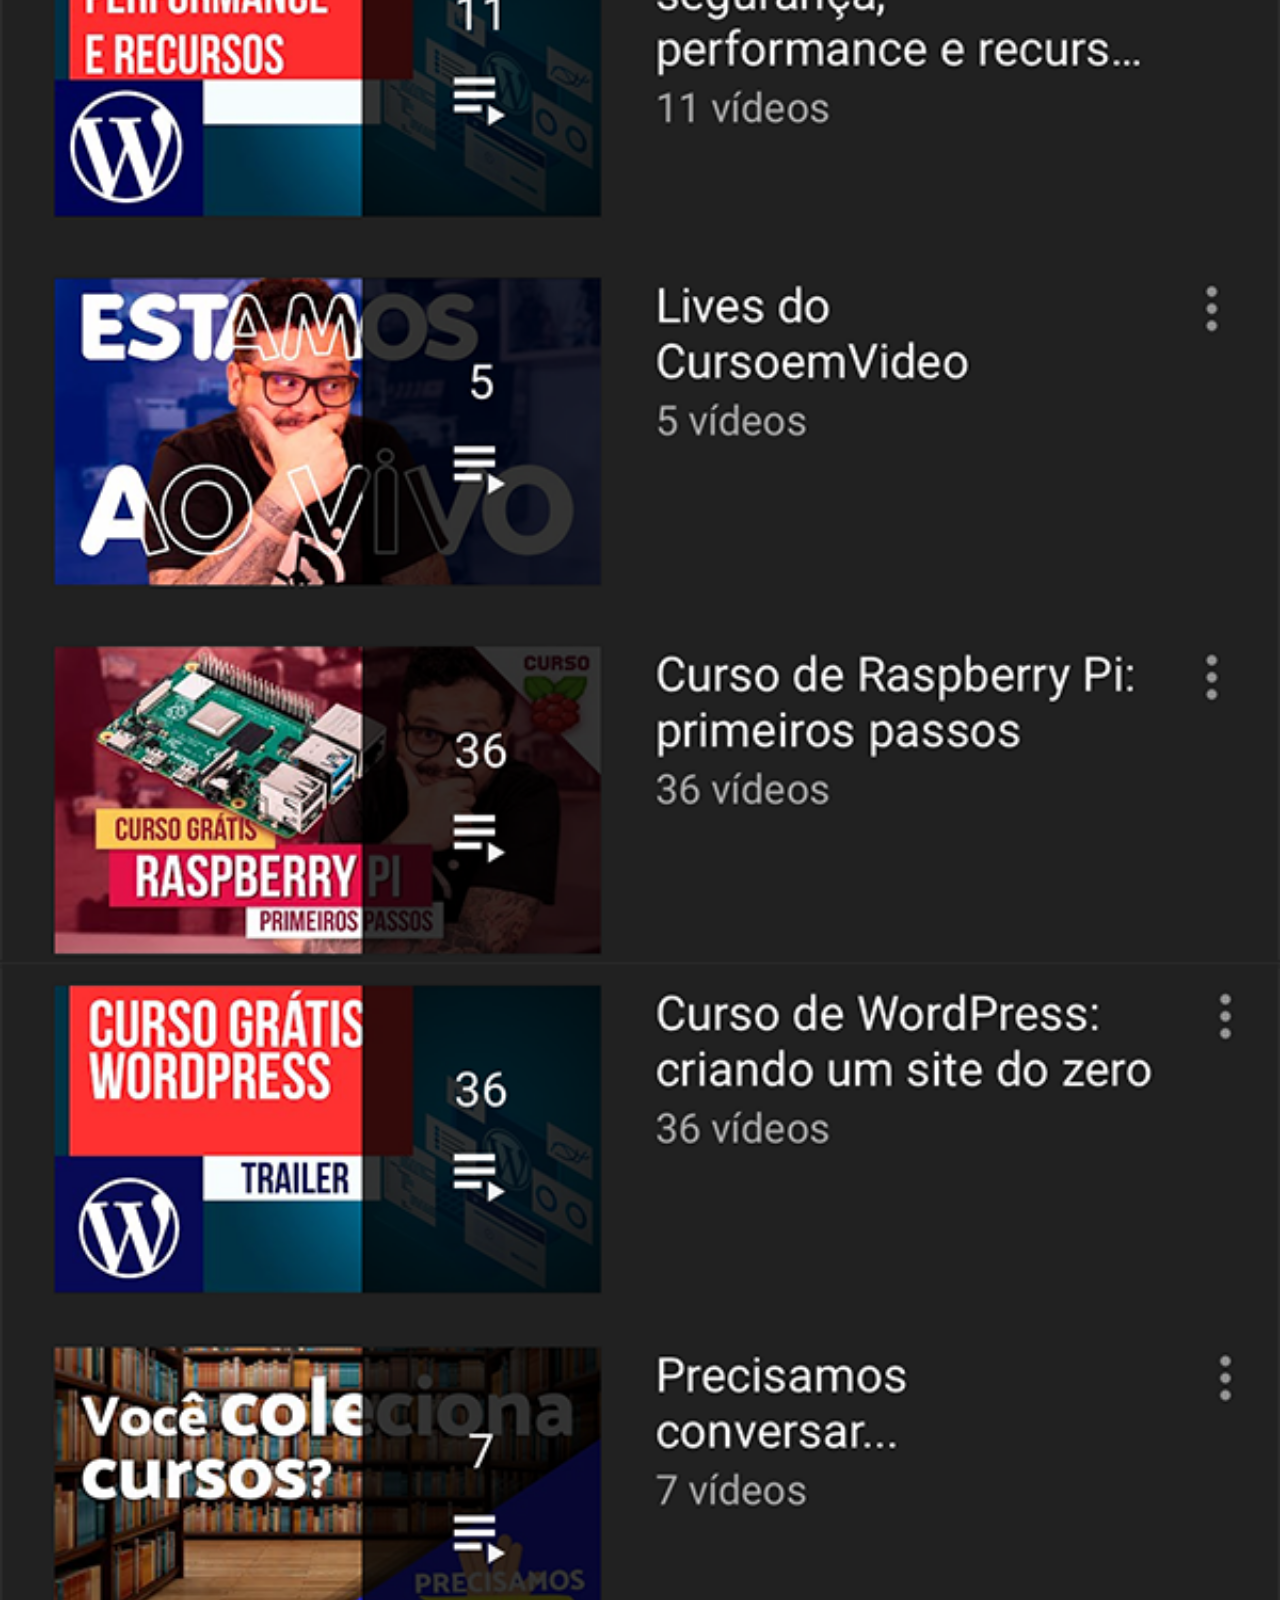
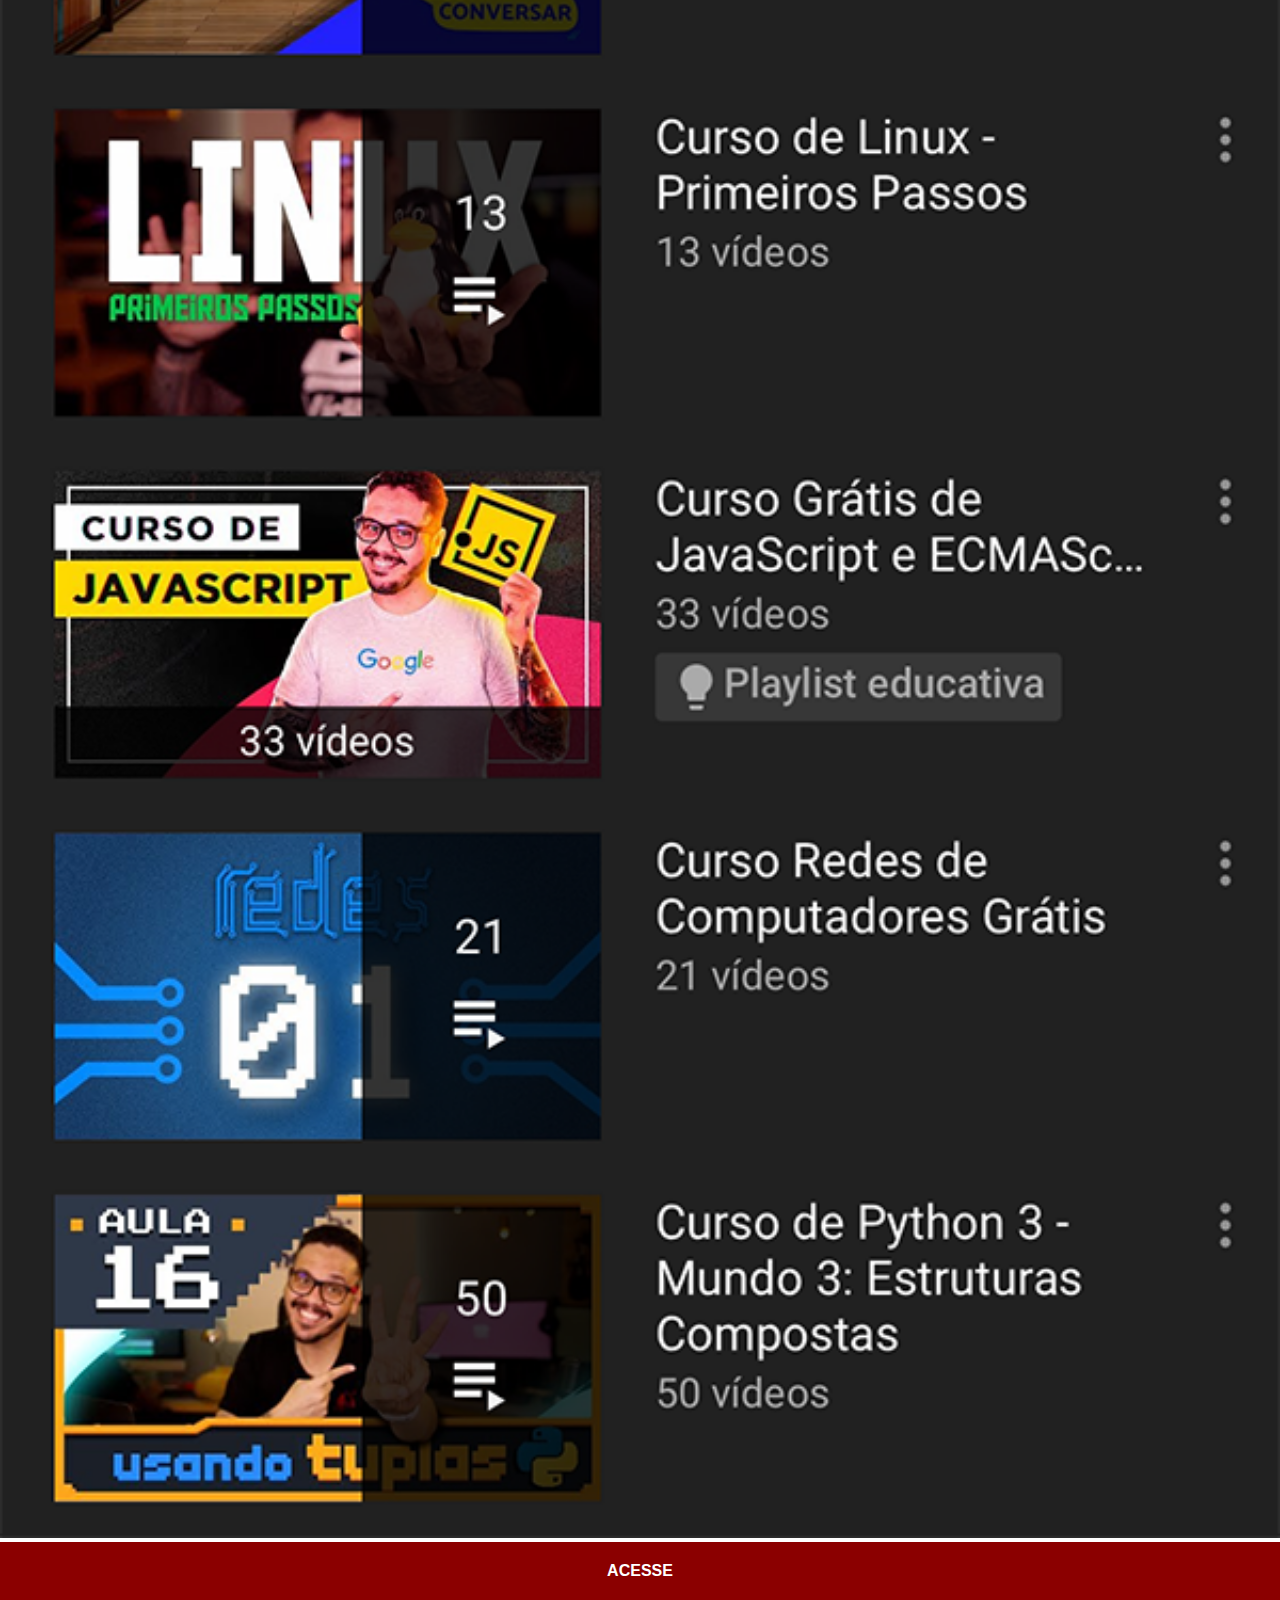
<file: youtube.html>
<!DOCTYPE html>
<html lang="pt-br">
<head>
    <meta charset="UTF-8">
    <meta name="viewport" content="width=device-width, initial-scale=1.0">
    <title>YouTube</title>
    <link rel="stylesheet" href="estilos/social.css">
</head>
<body>
    <img src="imagens/tela-youtube.png" alt="YouTube">
    <a href="https://www.youtube.com/@CursoemVideo/playlists" target="_blank">ACESSE</a>
</body>
</html>
</file>
<file: estilo/style.css>
@charset "UTF-8";

* {
   margin: 0px;
   padding: 0px;
   font-family: Arial, Helvetica, sans-serif;
}

::-webkit-scrollbar {
    width: 0px;
    height: 0px;
}

html, body {
    height: 100vh;
    width: 100vw;
    background-color: black;
}

body {
    background: url('../imagens/fundo-madeira.jpg') no-repeat top center;
    background-size: cover;
    background-attachment: fixed;
}

main {
    position: relative;
    height: 100vh;
}

section#telefone {
    position: fixed;
    top: 57%;
    left: 50%;
    transform: translate(-50%,-50%);
    height: 627px;
    width: 311px;
    background: url('../imagens/frame-iphone-270.png') no-repeat;
}

iframe#tela {
    position: relative;
    left: 20px;
    top: 70px;
    width: 227.4px;
    height: 403.7px;
}

section#redes-sociais {
    text-align: right;
}

section#redes-sociais img {
    width: 50px;
    margin: 10px;
    border-radius: 50%;
    box-shadow: 2px 2px 5px rgba(0, 0, 0, 0.570);
    box-sizing: border-box;
}

section#redes-sociais img:hover {
    border: 2px solid rgba(255, 255, 255, 0.616);
    transform: translate(-5px,-5px);
    box-shadow: 5px 5px 10px rgba(0, 0, 0, 0.570);
    transition: transform .5s;
}
</file>
<file: estilos/social.css>
@charset "UTF-8";

* {
    margin: 0px;
    padding: 0px;
    font-family: Arial, Helvetica, sans-serif;
}

::-webkit-scrollbar {
    width: 0px;
    height: 0px;
}

img {
    width: 100vw;
}

a {
    padding: 20px;
    display: block;
    background-color: darkred;
    color: white;
    text-align: center;
    text-decoration: none;
    font-weight: bolder;
}

a:hover {
    background-color: red;
}
</file>
